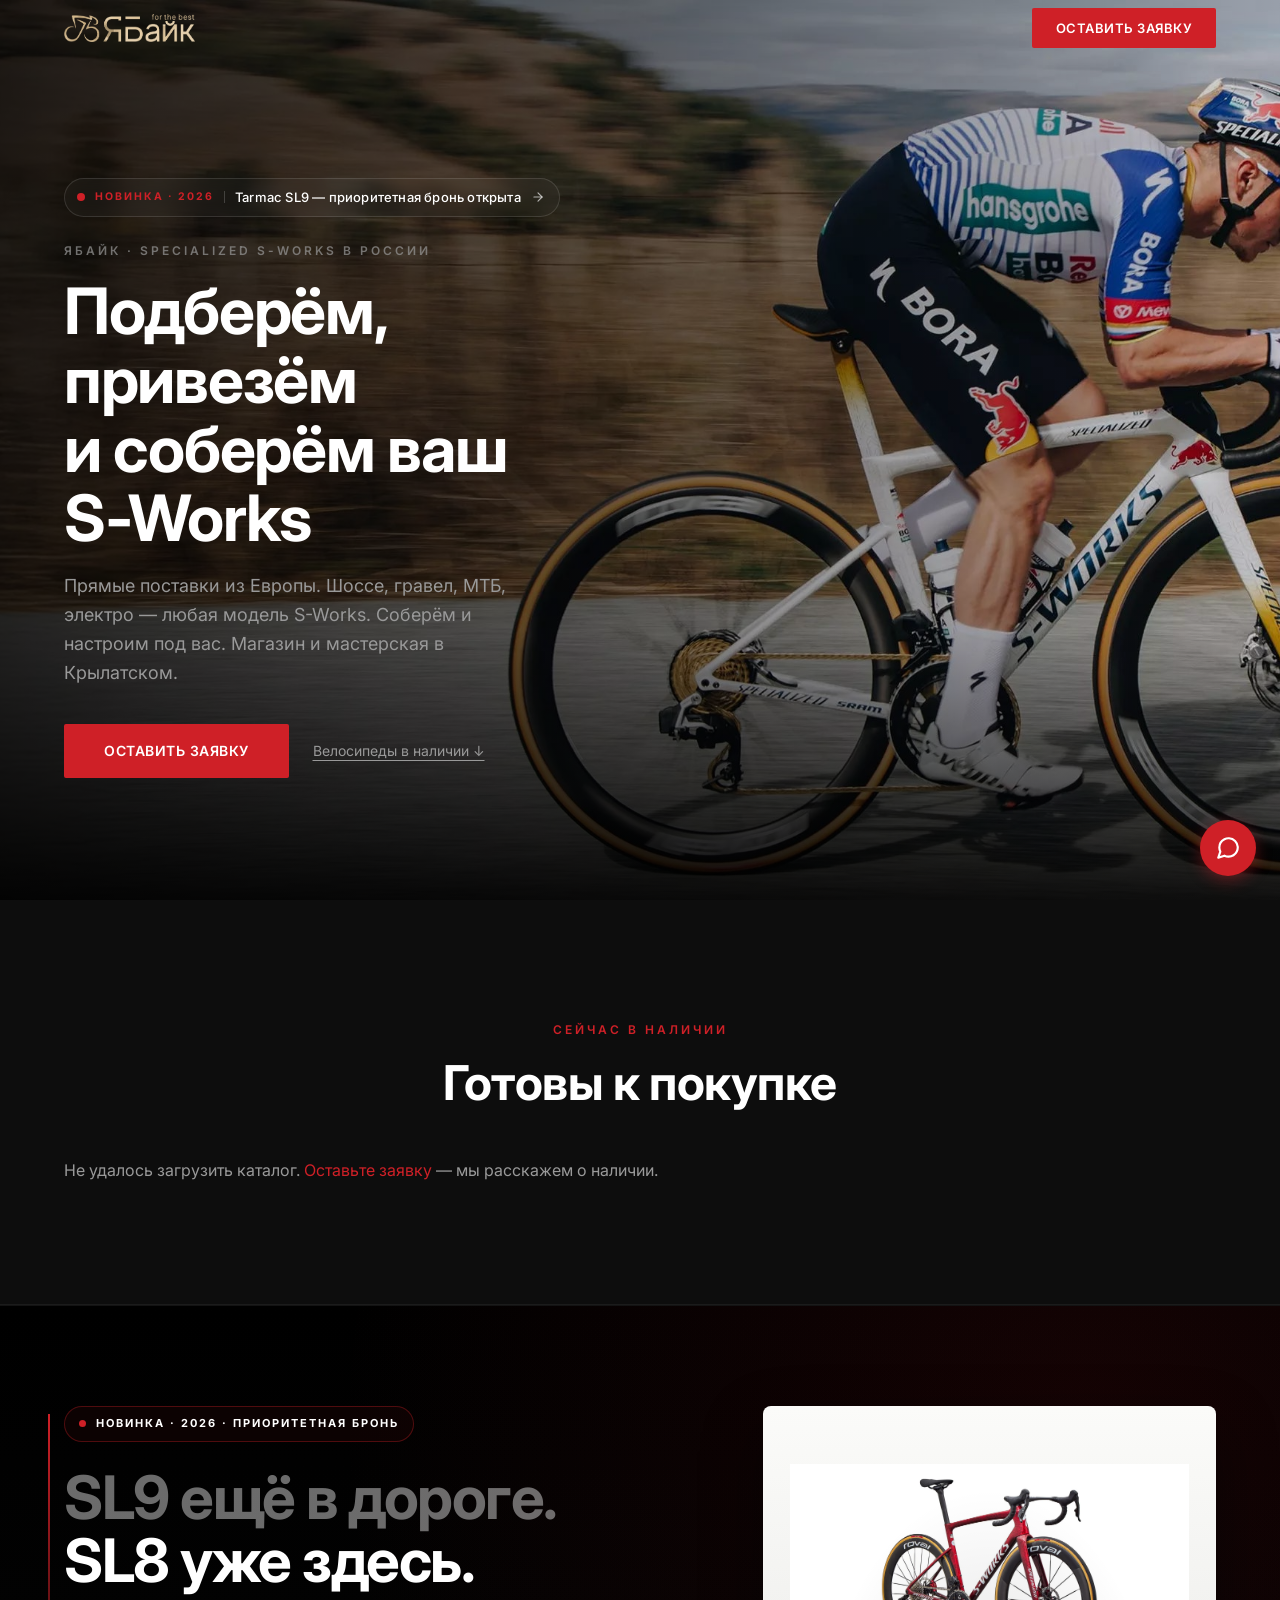
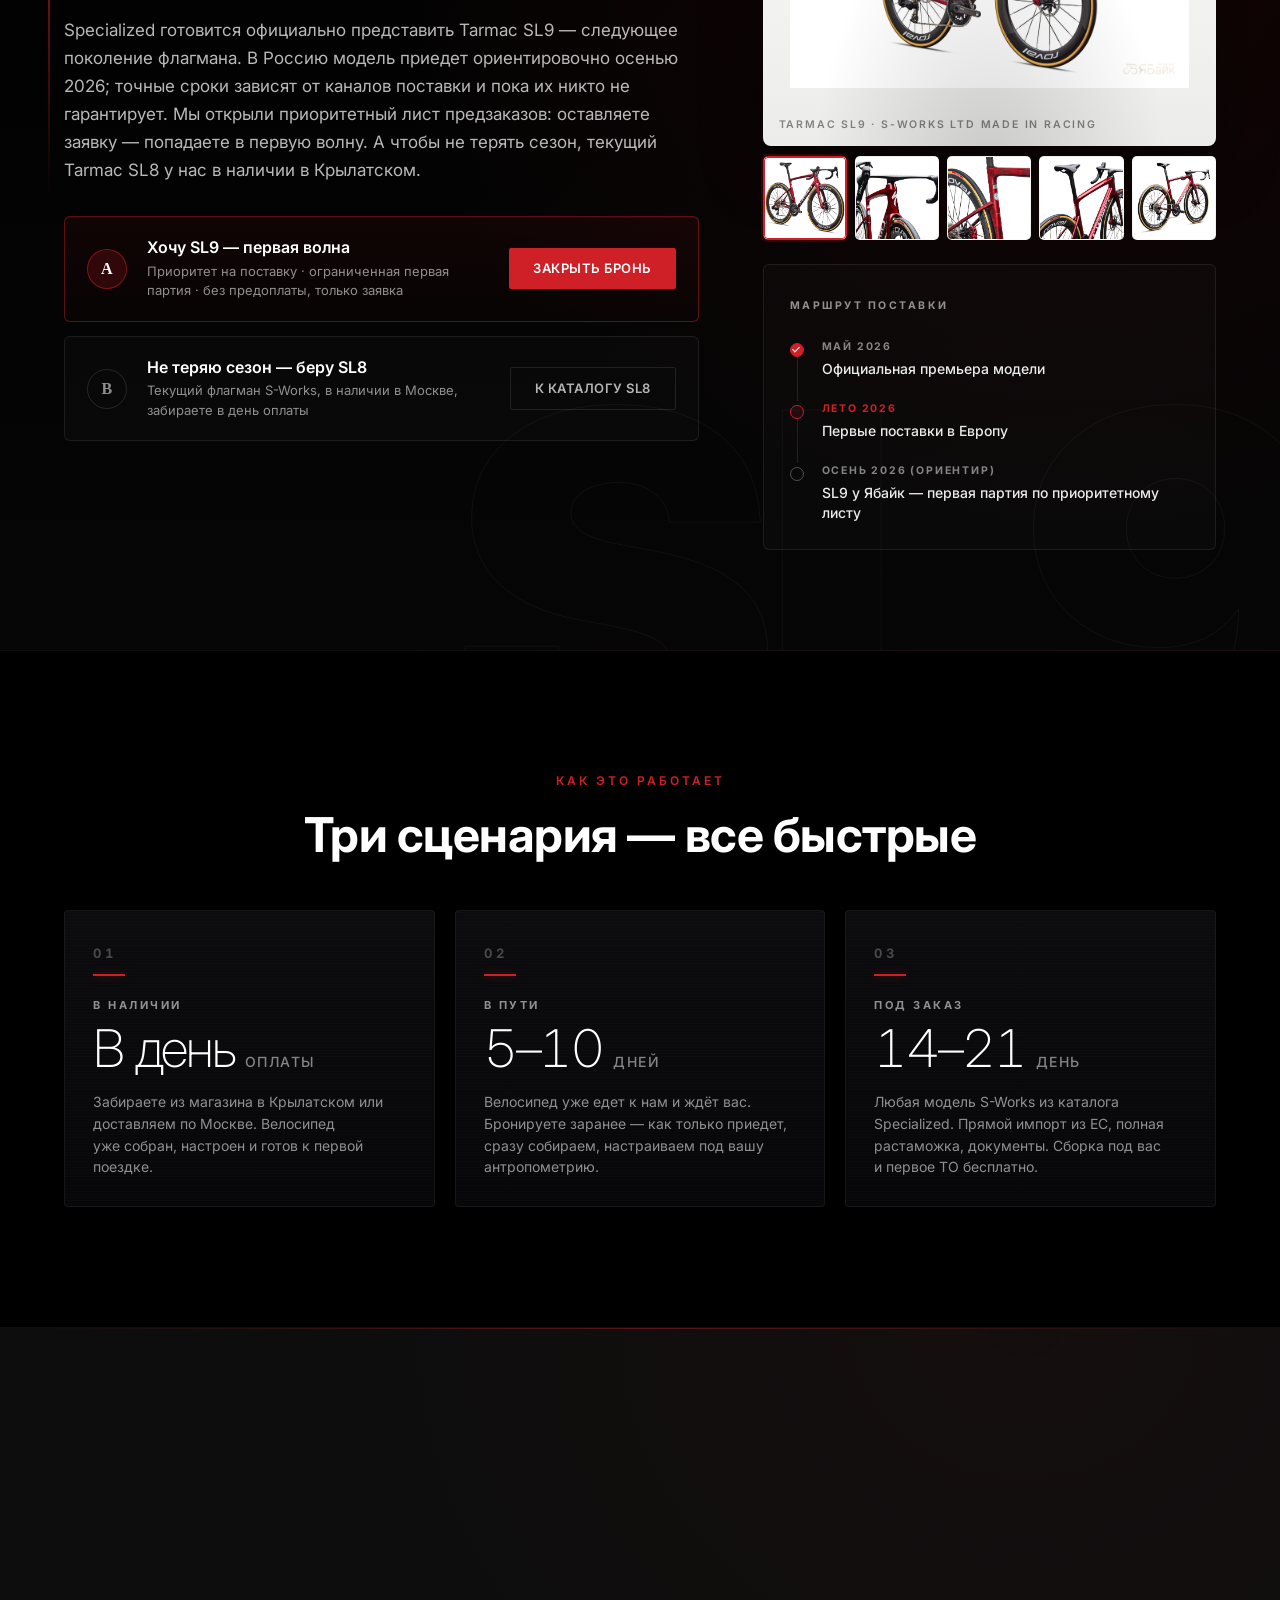
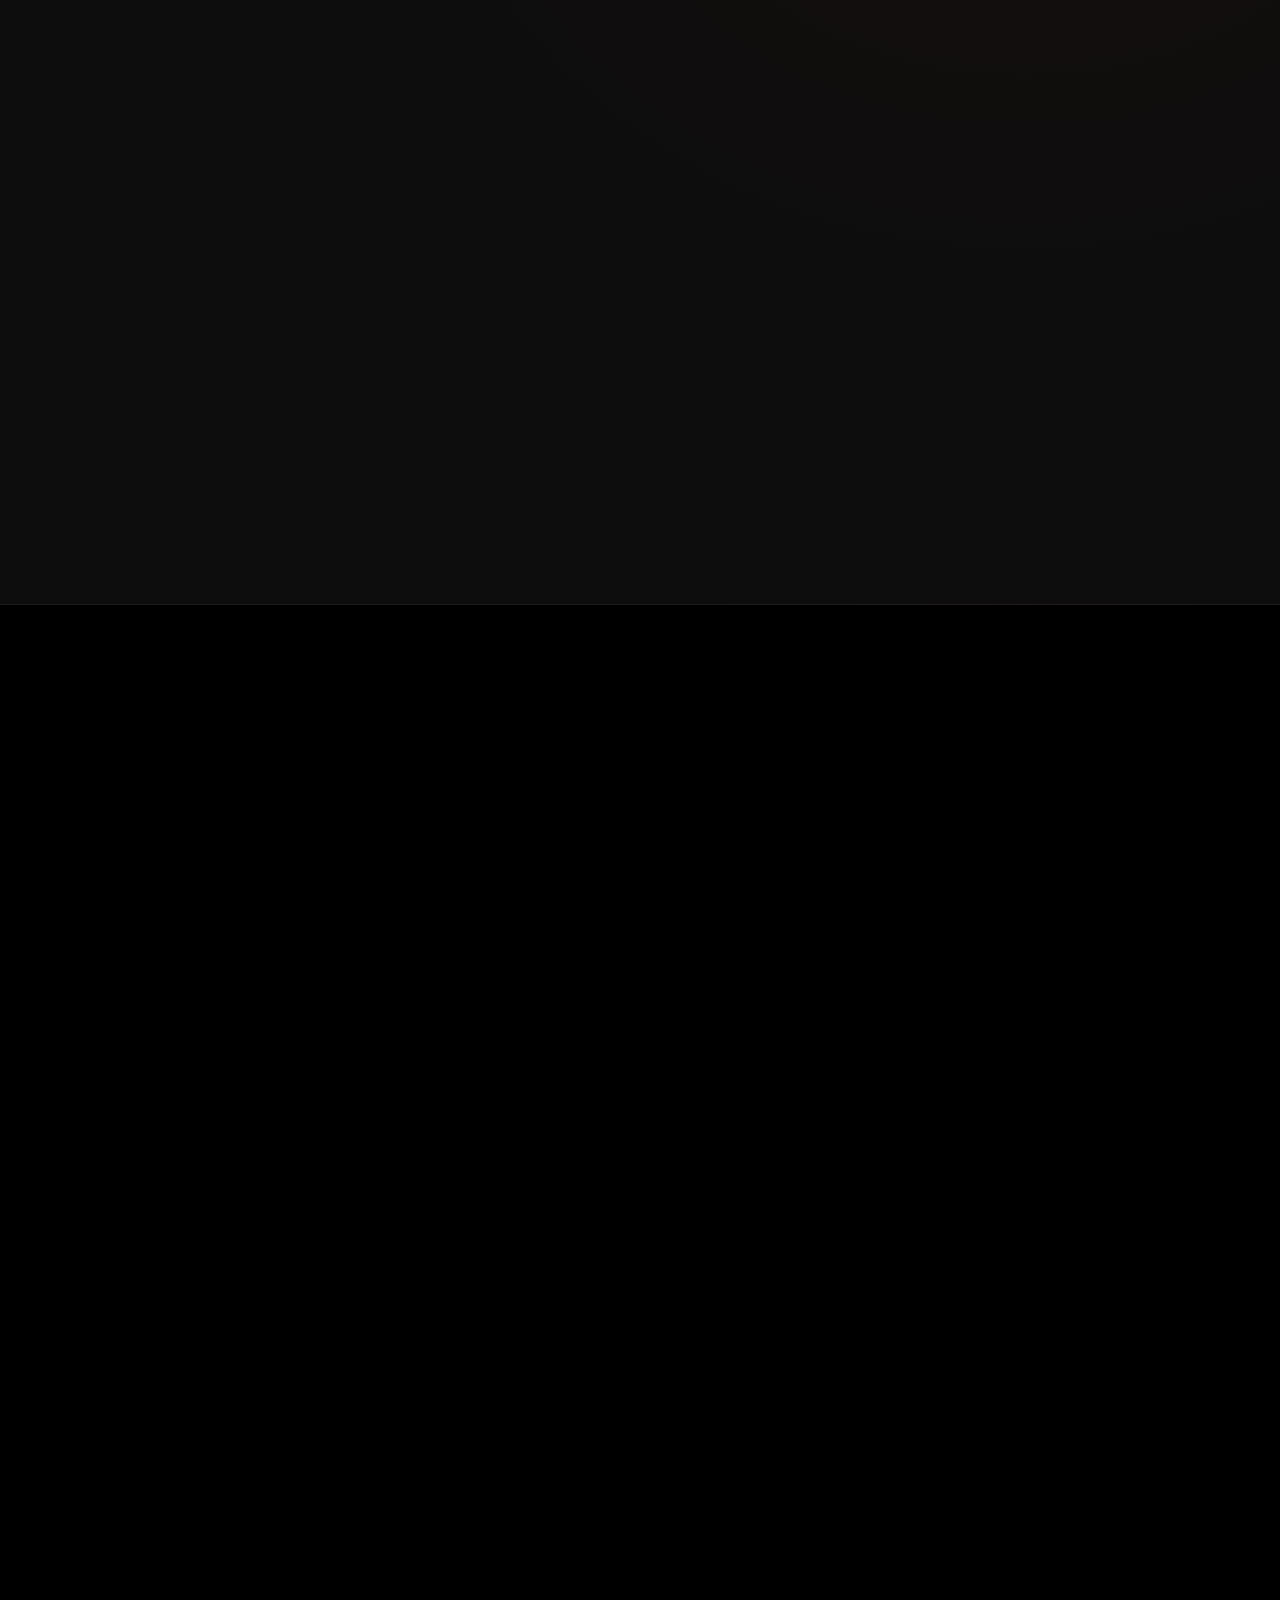
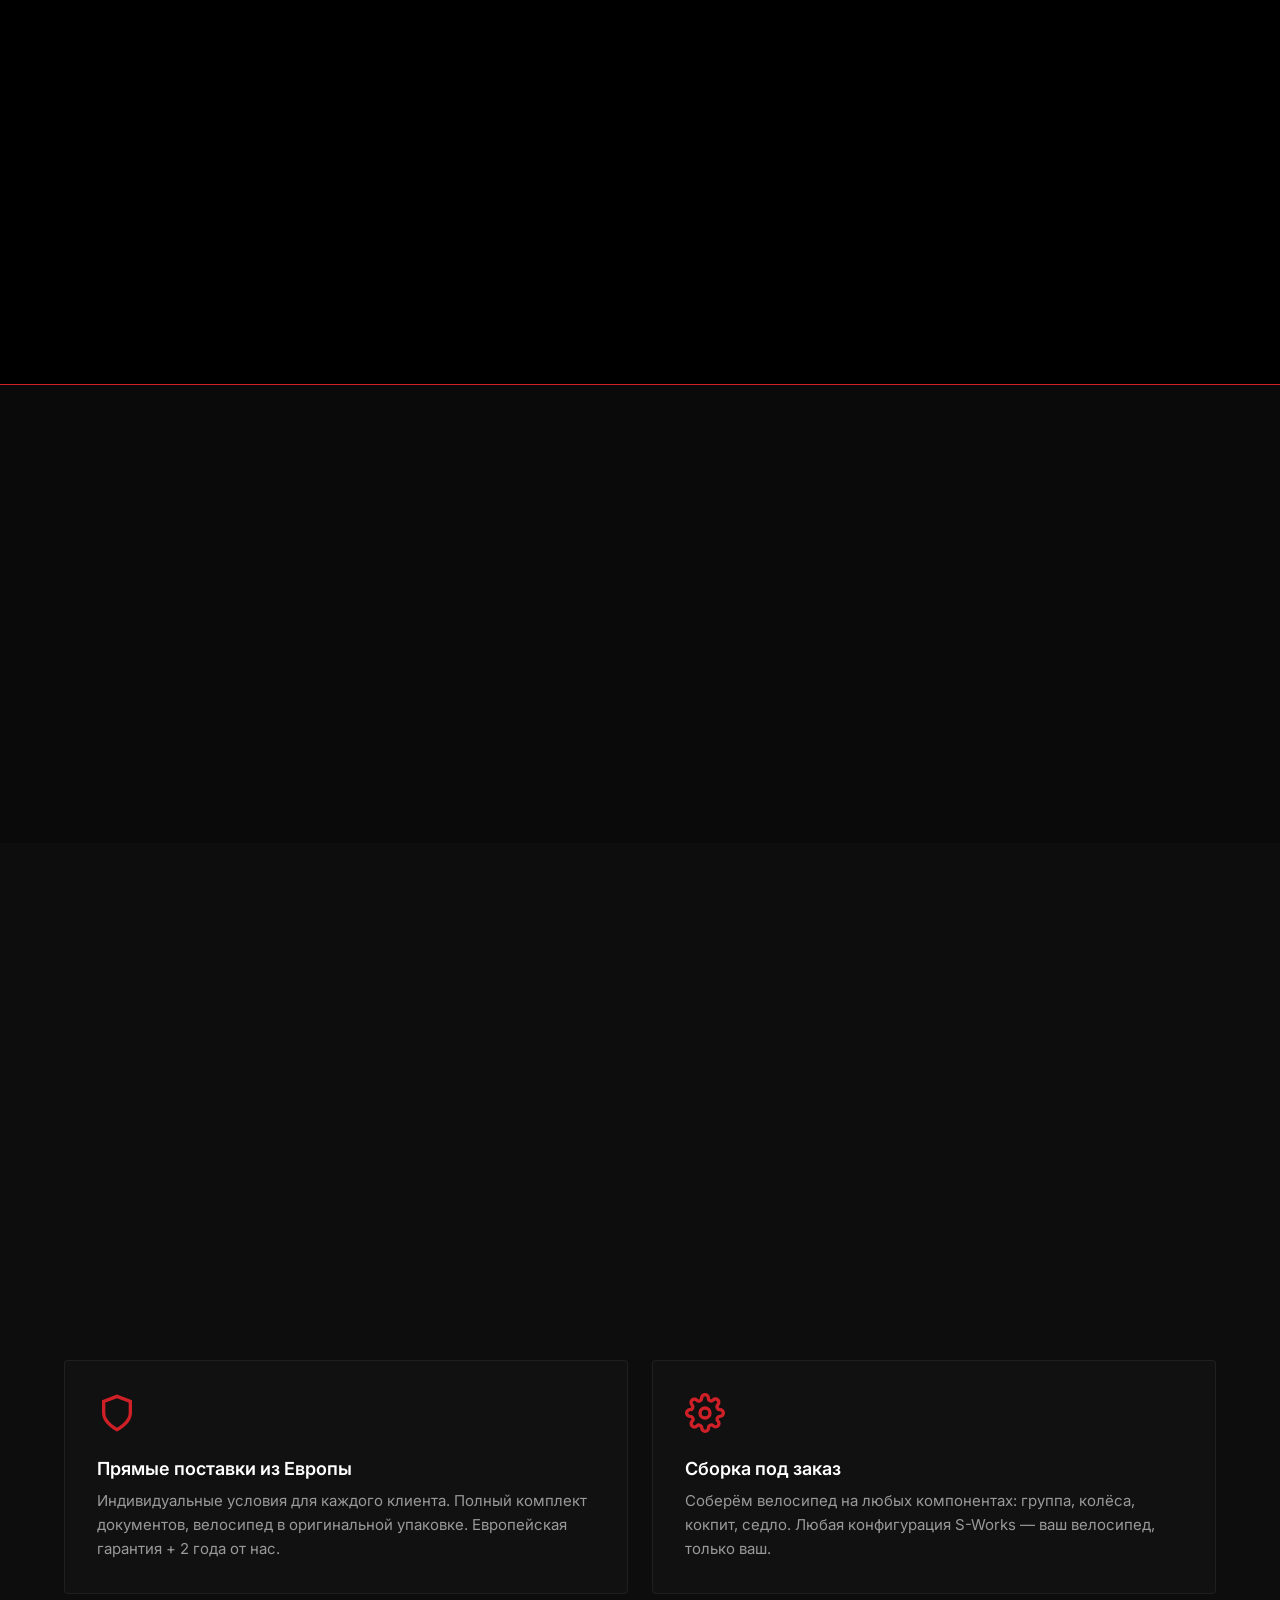
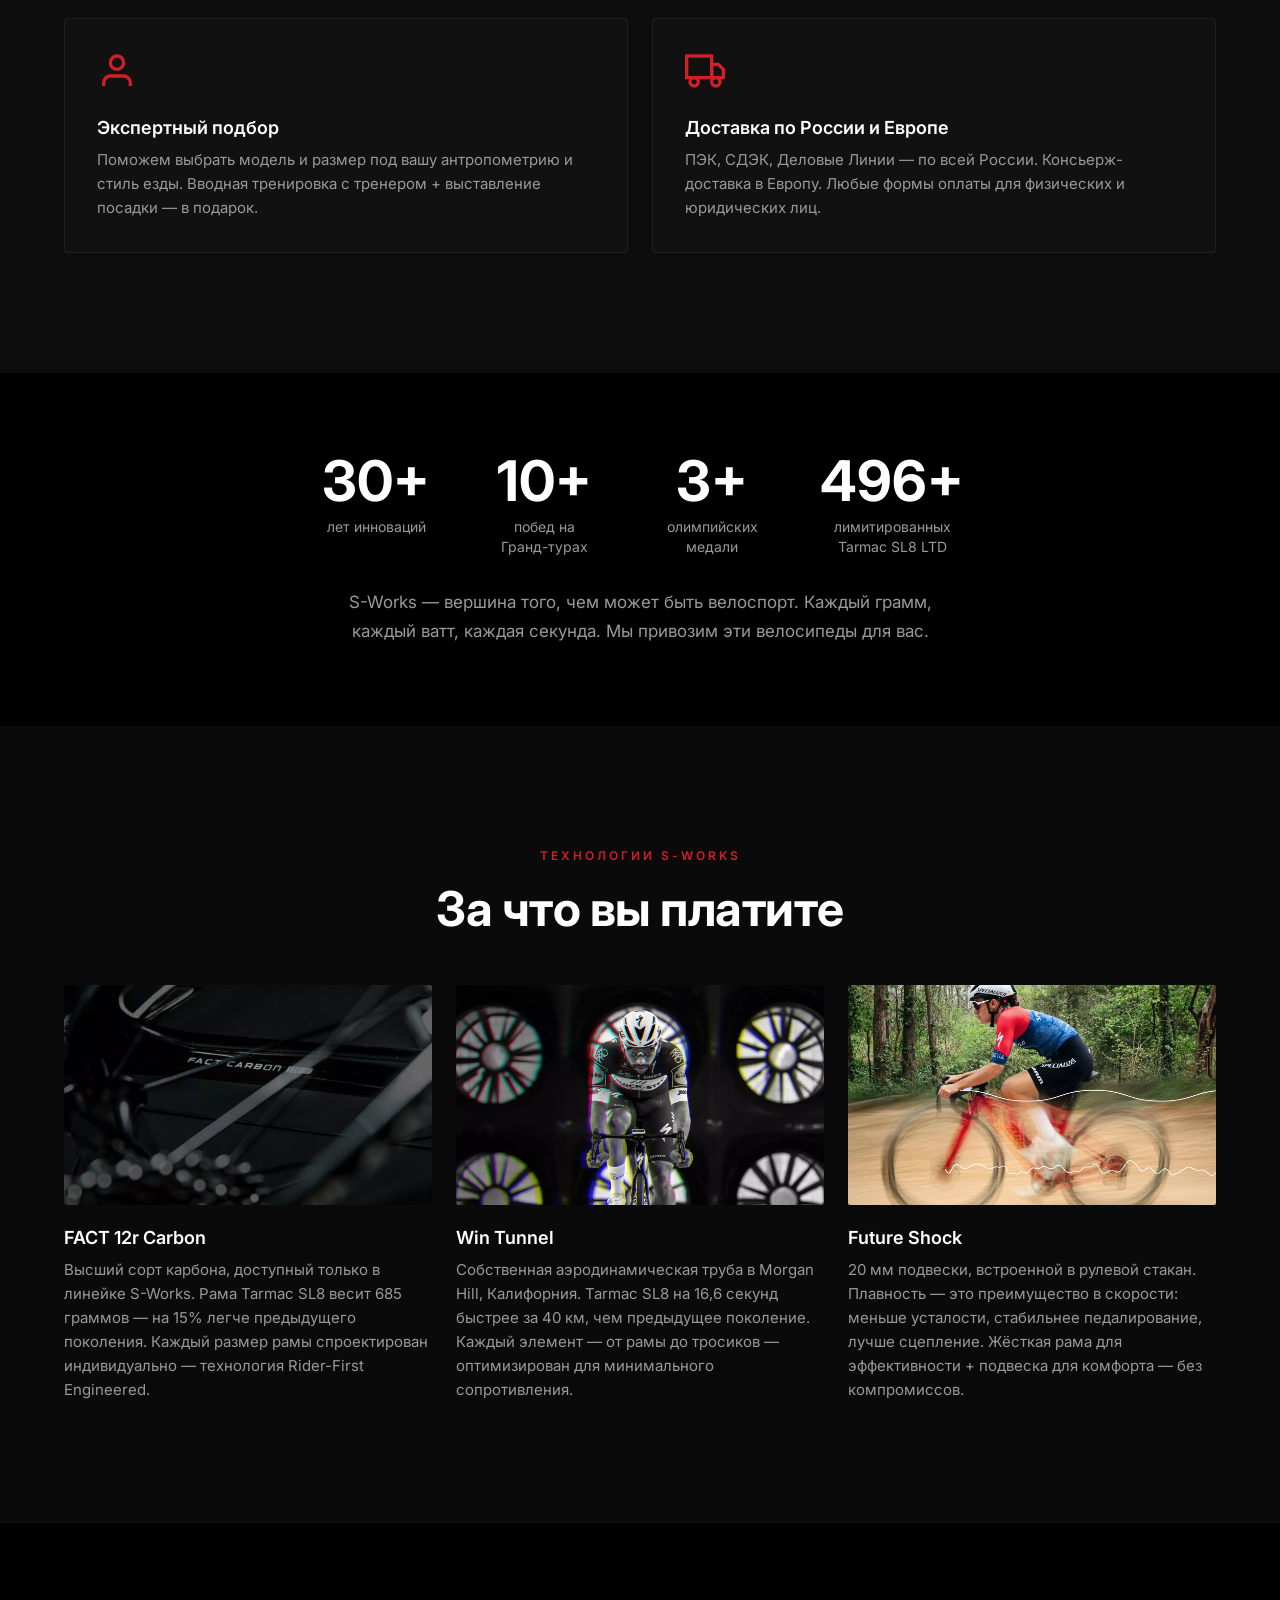
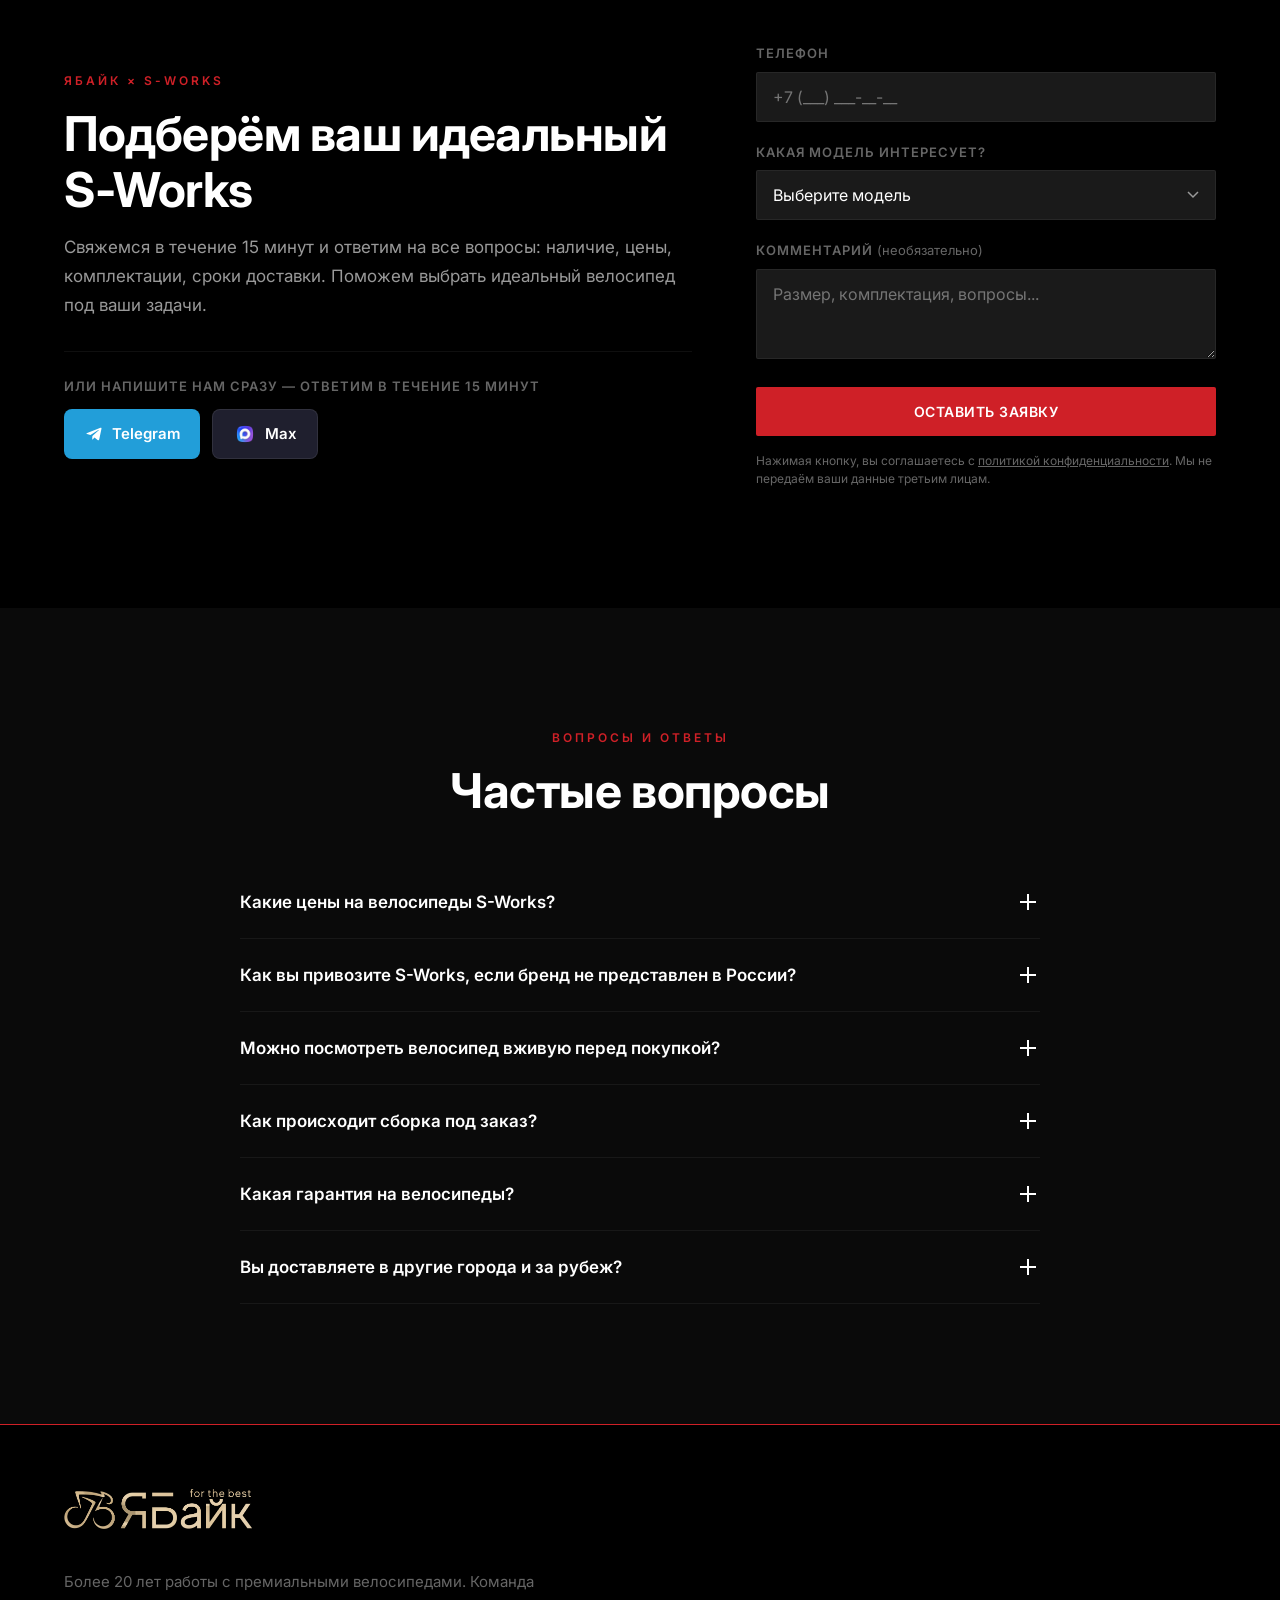
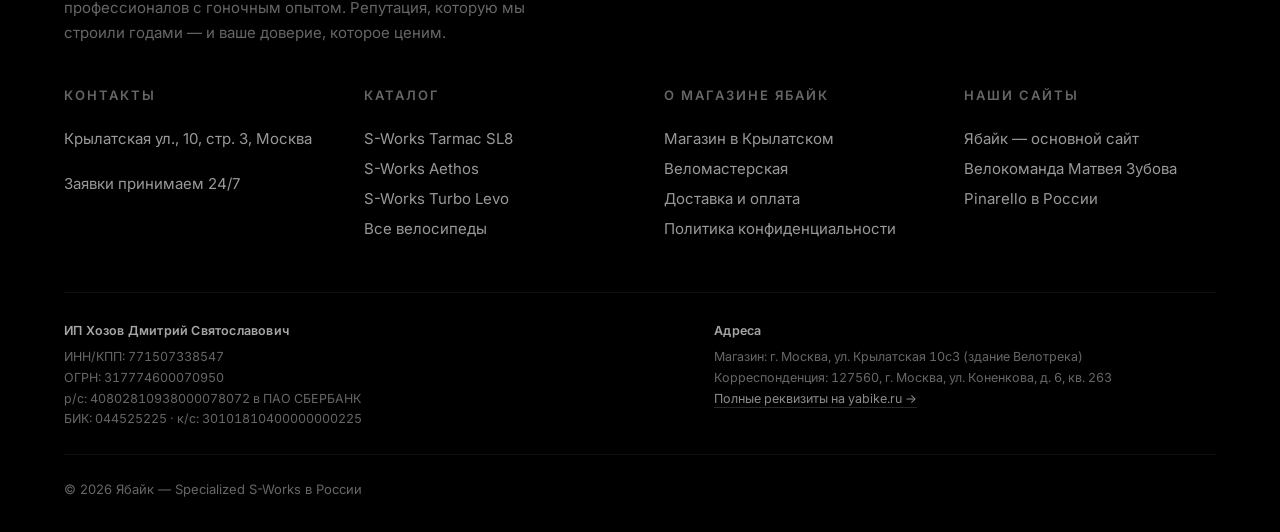
<file: index.html>
<!DOCTYPE html>
<html lang="ru">
<head>
  <meta charset="UTF-8">
  <link rel="canonical" href="https://specsworks.ru/">
  <meta name="yandex-verification" content="a8002c55b83342d4" />
  <meta name="viewport" content="width=device-width, initial-scale=1.0">
  <title>Specialized S-Works в России — Ябайк | Подберём, привезём, соберём</title>
  <meta name="description" content="Велосипеды Specialized S-Works в магазине Ябайк. Tarmac SL8, Aethos, Turbo Levo. Прямые поставки из Европы. Магазин в Крылатском. Сборка под заказ, сервис, гарантия.">
  <link rel="preconnect" href="https://fonts.googleapis.com">
  <link rel="preconnect" href="https://fonts.gstatic.com" crossorigin>
  <link href="https://fonts.googleapis.com/css2?family=Inter:wght@400;500;600;700&display=swap" rel="stylesheet">
  <link rel="icon" href="favicon.ico" type="image/x-icon">
  <link rel="icon" type="image/png" sizes="180x180" href="favicon-180.png">
  <link rel="apple-touch-icon" sizes="180x180" href="favicon-180.png">

  <link rel="stylesheet" href="styles.css">
  <link rel="preload" as="image" href="media/remco.webp">
  <!-- Yandex.Metrika counter -->
  <script type="text/javascript">
      (function(m,e,t,r,i,k,a){
          m[i]=m[i]||function(){(m[i].a=m[i].a||[]).push(arguments)};
          m[i].l=1*new Date();
          for (var j = 0; j < document.scripts.length; j++) {if (document.scripts[j].src === r) { return; }}
          k=e.createElement(t),a=e.getElementsByTagName(t)[0],k.async=1,k.src=r,a.parentNode.insertBefore(k,a)
      })(window, document,'script','https://mc.yandex.ru/metrika/tag.js?id=108467185', 'ym');

      ym(108467185, 'init', {ssr:true, webvisor:true, clickmap:true, ecommerce:"dataLayer", referrer: document.referrer, url: location.href, accurateTrackBounce:true, trackLinks:true});
  </script>
  <noscript><div><img src="https://mc.yandex.ru/watch/108467185" style="position:absolute; left:-9999px;" alt="" /></div></noscript>
  <!-- /Yandex.Metrika counter -->
</head>
<body>

<!-- ===== HEADER ===== -->
<header class="header" id="header">
  <div class="container">
    <a href="#" class="header__logo"><img src="я байк-2.png" alt="Ябайк" class="header__logo-img"></a>
    <div class="header__right">
      <a href="#form" class="btn btn--primary btn--small">Оставить заявку</a>
    </div>
  </div>
</header>

<!-- ===== HERO ===== -->
<section class="hero" id="hero">
  <div class="container">
    <div class="hero__content">
      <a href="#sl9" class="sl9-pill" aria-label="Подробнее о Tarmac SL9 и приоритетной брони">
        <span class="sl9-pill__dot" aria-hidden="true"></span>
        <span class="sl9-pill__eyebrow">Новинка · 2026</span>
        <span class="sl9-pill__divider" aria-hidden="true"></span>
        <span class="sl9-pill__label">Tarmac SL9 — приоритетная бронь открыта</span>
        <span class="sl9-pill__arrow" aria-hidden="true">
          <svg width="14" height="14" viewBox="0 0 24 24" fill="none" stroke="currentColor" stroke-width="2" stroke-linecap="round" stroke-linejoin="round"><line x1="5" y1="12" x2="19" y2="12"/><polyline points="12 5 19 12 12 19"/></svg>
        </span>
      </a>
      <span class="label label--muted">Ябайк · Specialized S-Works в России</span>
      <h1>Подберём, привезём<br>и соберём ваш <span style="white-space:nowrap">S-Works</span></h1>
      <p class="hero__subtitle">Прямые поставки из Европы. Шоссе, гравел, МТБ, электро — любая модель S-Works. Соберём и настроим под вас. Магазин и мастерская в Крылатском.</p>
      <a href="#stock" class="stock-panel stock-panel--loading" id="hero-stock-panel" aria-label="Перейти к каталогу">
        <div class="stock-panel__head">
          <span class="stock-panel__dot" aria-hidden="true"></span>
          <span class="stock-panel__head-text">Live<span class="stock-panel__head-sep">·</span>Сейчас в каталоге</span>
        </div>

        <div class="stock-panel__stats">
          <div class="stock-stat">
            <span class="stock-stat__label">в наличии</span>
            <span class="stock-stat__num" id="stat-available">—</span>
          </div>
          <div class="stock-stat">
            <span class="stock-stat__label">на&nbsp;таможне</span>
            <span class="stock-stat__num" id="stat-customs">—</span>
          </div>
          <div class="stock-stat">
            <span class="stock-stat__label">под заказ</span>
            <span class="stock-stat__num" id="stat-orderable">—</span>
          </div>
          <div class="stock-stat">
            <span class="stock-stat__label">в выдаче</span>
            <span class="stock-stat__num" id="stat-reserved">—</span>
          </div>
        </div>

        <div class="stock-panel__foot">
          <span class="stock-panel__price" id="stat-min-price"></span>
          <span class="stock-panel__cta">
            Смотреть каталог
            <svg width="14" height="14" viewBox="0 0 24 24" fill="none" stroke="currentColor" stroke-width="2" stroke-linecap="round" stroke-linejoin="round" aria-hidden="true"><line x1="5" y1="12" x2="19" y2="12"/><polyline points="12 5 19 12 12 19"/></svg>
          </span>
        </div>
      </a>
      <div class="hero__cta">
        <a href="#form" class="btn btn--primary">Оставить заявку</a>
        <a href="#stock" class="hero__scroll-link">Велосипеды в наличии ↓</a>
      </div>
    </div>
  </div>
</section>

<!-- ===== IN STOCK ===== -->
<section class="section stock" id="stock">
  <div class="container">
    <div class="text-center mb-48 fade-in">
      <span class="label">Сейчас в наличии</span>
      <h2>Готовы к покупке</h2>
      <p class="stock__hint" aria-hidden="true">
        <svg width="14" height="14" viewBox="0 0 24 24" fill="none" stroke="currentColor" stroke-width="2" stroke-linecap="round" stroke-linejoin="round"><polyline points="15 18 9 12 15 6"/></svg>
        <span>Листайте для просмотра всех</span>
        <svg width="14" height="14" viewBox="0 0 24 24" fill="none" stroke="currentColor" stroke-width="2" stroke-linecap="round" stroke-linejoin="round"><polyline points="9 18 15 12 9 6"/></svg>
      </p>
    </div>
    <div class="stock__grid fade-in" id="stock-grid">
      <!-- JS рендерит карточки -->
    </div>
    <div class="stock__loading" id="stock-loading">
      <p class="stock__loading-text">Загружаем каталог...</p>
      <div class="stock__skeletons">
        <div class="skeleton-card"><div class="skeleton-img"></div><div class="skeleton-line skeleton-line--short"></div><div class="skeleton-line skeleton-line--long"></div><div class="skeleton-line skeleton-line--medium"></div><div class="skeleton-line skeleton-line--btn"></div></div>
        <div class="skeleton-card"><div class="skeleton-img"></div><div class="skeleton-line skeleton-line--short"></div><div class="skeleton-line skeleton-line--long"></div><div class="skeleton-line skeleton-line--medium"></div><div class="skeleton-line skeleton-line--btn"></div></div>
        <div class="skeleton-card"><div class="skeleton-img"></div><div class="skeleton-line skeleton-line--short"></div><div class="skeleton-line skeleton-line--long"></div><div class="skeleton-line skeleton-line--medium"></div><div class="skeleton-line skeleton-line--btn"></div></div>
      </div>
    </div>
  </div>
</section>

<!-- ===== SL9 BRIDGE ===== -->
<section class="sl9-bridge" id="sl9">
  <span class="sl9-bridge__monogram" aria-hidden="true">SL9</span>
  <div class="container">
    <div class="sl9-bridge__grid">

      <div class="sl9-bridge__left fade-in">
        <span class="sl9-bridge__badge">
          <span class="sl9-bridge__badge-dot" aria-hidden="true"></span>
          Новинка · 2026 · Приоритетная бронь
        </span>
        <h2 class="sl9-bridge__headline">
          <span class="sl9-bridge__line-1">SL9 ещё в дороге.</span>
          <span class="sl9-bridge__line-2">SL8 уже здесь.</span>
        </h2>
        <p class="sl9-bridge__lead">
          Specialized готовится официально представить Tarmac SL9 — следующее поколение флагмана. В Россию модель приедет ориентировочно осенью 2026; точные сроки зависят от каналов поставки и пока их никто не гарантирует. Мы открыли приоритетный лист предзаказов: оставляете заявку — попадаете в первую волну. А чтобы не терять сезон, текущий Tarmac SL8 у нас в наличии в Крылатском.
        </p>

        <div class="sl9-bridge__paths">
          <article class="sl9-path sl9-path--primary">
            <div class="sl9-path__index">A</div>
            <div class="sl9-path__body">
              <h3 class="sl9-path__title">Хочу SL9 — первая волна</h3>
              <p class="sl9-path__sub">Приоритет на поставку · ограниченная первая партия · без предоплаты, только заявка</p>
            </div>
            <a href="#form" class="btn btn--primary btn--small sl9-path__btn" data-prefill-model="tarmac-sl9">
              Закрыть бронь
            </a>
          </article>

          <article class="sl9-path">
            <div class="sl9-path__index">B</div>
            <div class="sl9-path__body">
              <h3 class="sl9-path__title">Не теряю сезон — беру SL8</h3>
              <p class="sl9-path__sub">Текущий флагман S-Works, в наличии в Москве, забираете в день оплаты</p>
            </div>
            <a href="#stock" class="btn btn--ghost btn--small sl9-path__btn">К каталогу SL8</a>
          </article>
        </div>
      </div>

      <div class="sl9-bridge__right fade-in">

        <div class="sl9-gallery">
          <figure class="sl9-gallery__main">
            <img id="sl9-main-img" class="sl9-gallery__main-img" src="sl9/sl9-hero.webp" alt="Specialized S-Works Tarmac SL9 — главное фото">
            <figcaption class="sl9-gallery__caption">Tarmac SL9 · S-Works LTD Made&nbsp;in&nbsp;Racing</figcaption>
          </figure>

          <div class="sl9-gallery__thumbs" role="tablist" aria-label="Галерея фотографий Tarmac SL9">
            <button type="button" class="sl9-thumb is-active" data-src="sl9/sl9-hero.webp" data-alt="Главное фото Tarmac SL9" aria-label="Главное фото">
              <img src="sl9/sl9-hero.webp" alt="" loading="lazy">
            </button>
            <button type="button" class="sl9-thumb" data-src="sl9/sl9-front.webp" data-alt="Tarmac SL9 — вид спереди" aria-label="Вид спереди">
              <img src="sl9/sl9-front.webp" alt="" loading="lazy">
            </button>
            <button type="button" class="sl9-thumb" data-src="sl9/sl9-cockpit.webp" data-alt="Tarmac SL9 — кокпит и руль" aria-label="Кокпит и руль">
              <img src="sl9/sl9-cockpit.webp" alt="" loading="lazy">
            </button>
            <button type="button" class="sl9-thumb" data-src="sl9/sl9-rear.webp" data-alt="Tarmac SL9 — заднее колесо и текстура рамы" aria-label="Заднее колесо">
              <img src="sl9/sl9-rear.webp" alt="" loading="lazy">
            </button>
            <button type="button" class="sl9-thumb" data-src="sl9/sl9-side.webp" data-alt="Tarmac SL9 — вид сбоку" aria-label="Вид сбоку">
              <img src="sl9/sl9-side.webp" alt="" loading="lazy">
            </button>
          </div>
        </div>

        <div class="sl9-bridge__panel">
          <div class="sl9-bridge__panel-head">
            <span class="sl9-bridge__panel-eyebrow">Маршрут поставки</span>
          </div>

          <ol class="sl9-timeline">
            <li class="sl9-timeline__item sl9-timeline__item--done">
              <span class="sl9-timeline__bullet" aria-hidden="true"></span>
              <div class="sl9-timeline__content">
                <span class="sl9-timeline__date">Май 2026</span>
                <span class="sl9-timeline__title">Официальная премьера модели</span>
              </div>
            </li>
            <li class="sl9-timeline__item sl9-timeline__item--active">
              <span class="sl9-timeline__bullet" aria-hidden="true"></span>
              <div class="sl9-timeline__content">
                <span class="sl9-timeline__date">Лето 2026</span>
                <span class="sl9-timeline__title">Первые поставки в Европу</span>
              </div>
            </li>
            <li class="sl9-timeline__item">
              <span class="sl9-timeline__bullet" aria-hidden="true"></span>
              <div class="sl9-timeline__content">
                <span class="sl9-timeline__date">Осень 2026 (ориентир)</span>
                <span class="sl9-timeline__title">SL9 у Ябайк — первая партия по приоритетному листу</span>
              </div>
            </li>
          </ol>
        </div>

      </div>

    </div>
  </div>
</section>

<!-- ===== HOW IT WORKS ===== -->
<section class="section how-it-works" id="how-it-works">
  <div class="container">
    <div class="text-center mb-48 fade-in">
      <span class="label">Как это работает</span>
      <h2>Три сценария — все&nbsp;быстрые</h2>
    </div>

    <div class="how-grid fade-in">

      <div class="how-card">
        <span class="how-card__num">01</span>
        <span class="how-card__bar" aria-hidden="true"></span>
        <h3 class="how-card__title">В наличии</h3>
        <div class="how-card__time">
          <span class="how-card__time-num">В день</span>
          <span class="how-card__time-unit">оплаты</span>
        </div>
        <p class="how-card__desc">Забираете из магазина в&nbsp;Крылатском или доставляем по&nbsp;Москве. Велосипед уже&nbsp;собран, настроен и&nbsp;готов к&nbsp;первой поездке.</p>
      </div>

      <div class="how-card">
        <span class="how-card__num">02</span>
        <span class="how-card__bar" aria-hidden="true"></span>
        <h3 class="how-card__title">В пути</h3>
        <div class="how-card__time">
          <span class="how-card__time-num">5–10</span>
          <span class="how-card__time-unit">дней</span>
        </div>
        <p class="how-card__desc">Велосипед уже едет к&nbsp;нам и&nbsp;ждёт вас. Бронируете заранее&nbsp;— как&nbsp;только приедет, сразу собираем, настраиваем под&nbsp;вашу антропометрию.</p>
      </div>

      <div class="how-card">
        <span class="how-card__num">03</span>
        <span class="how-card__bar" aria-hidden="true"></span>
        <h3 class="how-card__title">Под заказ</h3>
        <div class="how-card__time">
          <span class="how-card__time-num">14–21</span>
          <span class="how-card__time-unit">день</span>
        </div>
        <p class="how-card__desc">Любая модель S-Works из&nbsp;каталога Specialized. Прямой импорт из&nbsp;ЕС, полная растаможка, документы. Сборка под&nbsp;вас и&nbsp;первое ТО&nbsp;бесплатно.</p>
      </div>

    </div>
  </div>
</section>

<!-- ===== TRUST / SAFE PURCHASE ===== -->
<section class="section trust" id="trust">
  <div class="container">
    <div class="trust__head fade-in">
      <span class="label">Безопасная покупка</span>
      <h2>Когда выбираете <em class="trust__em">не&nbsp;себе</em></h2>
      <p class="trust__lead">Половина наших клиентов — помощники, ассистенты и&nbsp;корпоративные закупщики. Знаем, как важно привезти то, за&nbsp;что не&nbsp;стыдно перед боссом. Поэтому работаем так, чтобы вы&nbsp;были спокойны на&nbsp;каждом этапе.</p>
    </div>

    <div class="trust__grid fade-in">

      <article class="trust-card">
        <span class="trust-card__num">01</span>
        <span class="trust-card__bar" aria-hidden="true"></span>
        <h3 class="trust-card__title">Любая форма оплаты</h3>
        <p class="trust-card__desc">Безнал, ИП, ООО, физлицу, наличные. Принимаем оплату с&nbsp;любых счетов и&nbsp;карт — российских и&nbsp;зарубежных.</p>
      </article>

      <article class="trust-card">
        <span class="trust-card__num">02</span>
        <span class="trust-card__bar" aria-hidden="true"></span>
        <h3 class="trust-card__title">Полный пакет документов</h3>
        <p class="trust-card__desc">Договор, счёт-фактура, акт, чек&nbsp;ОФД. Всё для бухгалтерии, налогового учёта и&nbsp;возврата НДС.</p>
      </article>

      <article class="trust-card">
        <span class="trust-card__num">03</span>
        <span class="trust-card__bar" aria-hidden="true"></span>
        <h3 class="trust-card__title">Партнёрская программа</h3>
        <p class="trust-card__desc">Тренерам, ассистентам, веломагазинам — вознаграждение от&nbsp;сделки. Прозрачно, по&nbsp;договору, в&nbsp;день&nbsp;оплаты.</p>
      </article>

      <article class="trust-card">
        <span class="trust-card__num">04</span>
        <span class="trust-card__bar" aria-hidden="true"></span>
        <h3 class="trust-card__title">Гарантия и&nbsp;сервис</h3>
        <p class="trust-card__desc">Европейская гарантия производителя + 2&nbsp;года от&nbsp;Ябайк. Первое ТО&nbsp;бесплатно, своя веломастерская в&nbsp;Крылатском.</p>
      </article>

      <article class="trust-card">
        <span class="trust-card__num">05</span>
        <span class="trust-card__bar" aria-hidden="true"></span>
        <h3 class="trust-card__title">Личный менеджер</h3>
        <p class="trust-card__desc">Один человек ведёт сделку: подбор, импорт, сборка, доставка, первое&nbsp;ТО. Никакой передачи «другому отделу».</p>
      </article>

      <article class="trust-card">
        <span class="trust-card__num">06</span>
        <span class="trust-card__bar" aria-hidden="true"></span>
        <h3 class="trust-card__title">Конфиденциальность</h3>
        <p class="trust-card__desc">Не публикуем продажи в&nbsp;соцсетях. NDA по&nbsp;запросу. Доставляем в&nbsp;любой регион без&nbsp;огласки.</p>
      </article>

    </div>
  </div>
</section>

<!-- ===== MODELS ===== -->
<section class="section models" id="models">
  <div class="container">
    <div class="text-center mb-48 fade-in">
      <span class="label">Модельный ряд</span>
      <h2>Выберите свой S-Works</h2>
    </div>

    <div class="models__grid fade-in">

      <!-- TARMAC SL8 -->
      <div class="model-card">
        <img class="model-card__image" src="media/Верные/94926-01_TARMAC-SL8-SW-DI2-PRMFJDMET-METWHT_HERO_DARK-PDP.webp" alt="S-Works Tarmac SL8 — гоночный флагман" loading="lazy">
        <span class="model-card__subtitle">Гоночный флагман</span>
        <h3>TARMAC SL8</h3>
        <p class="model-card__desc">Рама FACT 12r весом 685 граммов, разработана в аэротрубе Win Tunnel. Тот самый велосипед Ремко Эвенепула и команды Red Bull BORA-hansgrohe. Комплектации с Shimano Dura-Ace Di2 и SRAM Red eTap AXS.</p>
        <a href="#form" class="btn btn--outline btn--small btn--full">Оставить заявку</a>
      </div>

      <!-- AETHOS -->
      <div class="model-card">
        <img class="model-card__image" src="media/Верные/97226-02_AETHOS-SW-AXS-CARB-DLMMET_HERO_DARK-PDP.webp" alt="S-Works Aethos — ультралёгкий" loading="lazy">
        <span class="model-card__subtitle">Ультралёгкий</span>
        <h3>AETHOS</h3>
        <p class="model-card__desc">Легче минимума UCI. Чистый карбон FACT 12r без компромиссов в пользу аэродинамики — только вес и отклик. Для тех, кто считает каждый грамм и ценит чистоту ощущений от езды.</p>
        <a href="#form" class="btn btn--outline btn--small btn--full">Оставить заявку</a>
      </div>

      <!-- TURBO LEVO -->
      <div class="model-card">
        <img class="model-card__image" src="media/Верные/95226-06_LEVO-SW-CARBON-G4-LRLGRNMET-BNTGLDMET-CHRM_HERO_DARK-PDP.webp" alt="S-Works Turbo Levo — электро-МТБ флагман" loading="lazy">
        <span class="model-card__subtitle">Электро-МТБ флагман</span>
        <h3>TURBO LEVO</h3>
        <p class="model-card__desc">Флагман электро-МТБ. Мотор Specialized 2.2, карбоновая рама FACT 11m, до 5 часов батареи. Трейлы без ограничений — максимум возможностей на любом рельефе.</p>
        <a href="#form" class="btn btn--outline btn--small btn--full">Оставить заявку</a>
      </div>

    </div>

    <div class="text-center mb-24 fade-in" style="margin-top:48px">
      <span class="label">Также в каталоге</span>
    </div>

    <div class="models__also-grid fade-in">
      <a href="#form" class="mini-card">
        <img class="mini-card__image" src="media/Верные/91426-00_CRUX-SW-FJDMET-DLMMET_HERO-PDP_DARK.webp" alt="S-Works Crux" loading="lazy">
        <div class="mini-card__info">
          <h4>CRUX</h4>
          <span>Гравел</span>
        </div>
      </a>
      <a href="#form" class="mini-card">
        <img class="mini-card__image" src="media/Верные/93126-01_EPIC-WC-SW-METPNGRN-OIS-LQDMET_HERO_DARK-PDP.webp" alt="S-Works Epic World Cup" loading="lazy">
        <div class="mini-card__info">
          <h4>EPIC WORLD CUP</h4>
          <span>Кросс-кантри</span>
        </div>
      </a>
      <a href="#form" class="mini-card">
        <img class="mini-card__image" src="media/Верные/94426-01_ROUBAIX-SW-AXS-FJDMET-CARB_HERO-PDP_DARK.webp" alt="S-Works Roubaix SL8" loading="lazy">
        <div class="mini-card__info">
          <h4>ROUBAIX SL8</h4>
          <span>Шоссе / эндуранс</span>
        </div>
      </a>
      <a href="#form" class="mini-card">
        <img class="mini-card__image" src="media/Верные/98126-00_CREO-SL-SW-CARBON-BDXMET-GLDPRL-SILDST_HERO-PDP_DARK.webp" alt="S-Works Turbo Creo SL" loading="lazy">
        <div class="mini-card__info">
          <h4>TURBO CREO SL</h4>
          <span>Электро-шоссе</span>
        </div>
      </a>
    </div>

    <div class="models__more fade-in">
      А также: Shiv, Diverge STR, Epic 8 EVO, Turbo Kenevo SL и другие модели S-Works — спросите у наших экспертов
    </div>
  </div>
</section>

<!-- ===== CTA MID + BONUSES ===== -->
<section class="cta-mid" id="cta-mid">
  <div class="container fade-in">
    <h3 class="mb-24">Поможем выбрать и собрать ваш S-Works</h3>

    <div class="cta-mid__bonuses">
      <div class="bonus-badge">
        <div class="bonus-badge__title">
          <svg class="bonus-badge__icon" viewBox="0 0 24 24" fill="none" stroke="currentColor" stroke-width="2"><circle cx="12" cy="12" r="3"/><path d="M19.4 15a1.65 1.65 0 0 0 .33 1.82l.06.06a2 2 0 0 1-2.83 2.83l-.06-.06a1.65 1.65 0 0 0-1.82-.33 1.65 1.65 0 0 0-1 1.51V21a2 2 0 0 1-4 0v-.09A1.65 1.65 0 0 0 9 19.4a1.65 1.65 0 0 0-1.82.33l-.06.06a2 2 0 0 1-2.83-2.83l.06-.06A1.65 1.65 0 0 0 4.68 15a1.65 1.65 0 0 0-1.51-1H3a2 2 0 0 1 0-4h.09A1.65 1.65 0 0 0 4.6 9a1.65 1.65 0 0 0-.33-1.82l-.06-.06a2 2 0 0 1 2.83-2.83l.06.06A1.65 1.65 0 0 0 9 4.68a1.65 1.65 0 0 0 1-1.51V3a2 2 0 0 1 4 0v.09a1.65 1.65 0 0 0 1 1.51 1.65 1.65 0 0 0 1.82-.33l.06-.06a2 2 0 0 1 2.83 2.83l-.06.06A1.65 1.65 0 0 0 19.4 9a1.65 1.65 0 0 0 1.51 1H21a2 2 0 0 1 0 4h-.09a1.65 1.65 0 0 0-1.51 1z"/></svg>
          Сборка и конфигурация под заказ
        </div>
        <p>Соберём велосипед на любых компонентах. Группа, колёса, кокпит, седло — всё по вашему выбору. Любая конфигурация S-Works.</p>
      </div>
      <div class="bonus-badge">
        <div class="bonus-badge__title">
          <svg class="bonus-badge__icon" viewBox="0 0 24 24" fill="none" stroke="currentColor" stroke-width="2"><path d="M14.7 6.3a1 1 0 0 0 0 1.4l1.6 1.6a1 1 0 0 0 1.4 0l3.77-3.77a6 6 0 0 1-7.94 7.94l-6.91 6.91a2.12 2.12 0 0 1-3-3l6.91-6.91a6 6 0 0 1 7.94-7.94l-3.76 3.76z"/></svg>
          Первое ТО — бесплатно
        </div>
        <p>После покупки проведём полное техническое обслуживание в нашей мастерской. Оригинальные запчасти, профессиональные механики.</p>
      </div>
      <div class="bonus-badge">
        <div class="bonus-badge__title">
          <svg class="bonus-badge__icon" viewBox="0 0 24 24" fill="none" stroke="currentColor" stroke-width="2"><path d="M20 21v-2a4 4 0 0 0-4-4H8a4 4 0 0 0-4 4v2"/><circle cx="12" cy="7" r="4"/></svg>
          Тренировка с тренером — в подарок
        </div>
        <p>Техника владения велосипедом и профессиональная настройка посадки с квалифицированным тренером.</p>
      </div>
    </div>

    <a href="#form" class="btn btn--primary">Оставить заявку</a>
  </div>
</section>

<!-- ===== ADVANTAGES ===== -->
<section class="section advantages" id="advantages">
  <div class="container">
    <div class="text-center mb-48 fade-in">
      <span class="label">Почему Ябайк</span>
      <h2>Больше, чем магазин</h2>
    </div>

    <div class="advantages__grid">

      <div class="advantage fade-in">
        <svg class="advantage__icon" viewBox="0 0 24 24" fill="none" stroke="currentColor" stroke-width="2"><path d="M21 10c0 7-9 13-9 13s-9-6-9-13a9 9 0 0 1 18 0z"/><circle cx="12" cy="10" r="3"/></svg>
        <h4>Магазин в Крылатском</h4>
        <p>Знаковое место для велосипедистов Москвы. Приезжайте — покажем каталог, проконсультируем, поможем определиться с моделью и размером.</p>
      </div>

      <div class="advantage fade-in">
        <svg class="advantage__icon" viewBox="0 0 24 24" fill="none" stroke="currentColor" stroke-width="2"><path d="M14.7 6.3a1 1 0 0 0 0 1.4l1.6 1.6a1 1 0 0 0 1.4 0l3.77-3.77a6 6 0 0 1-7.94 7.94l-6.91 6.91a2.12 2.12 0 0 1-3-3l6.91-6.91a6 6 0 0 1 7.94-7.94l-3.76 3.76z"/></svg>
        <h4>Своя веломастерская</h4>
        <p>Профессиональные механики, лучшее оборудование, только оригинальные запчасти. Первое ТО — бесплатно.</p>
      </div>

      <div class="advantage fade-in">
        <svg class="advantage__icon" viewBox="0 0 24 24" fill="none" stroke="currentColor" stroke-width="2"><path d="M12 22s8-4 8-10V5l-8-3-8 3v7c0 6 8 10 8 10z"/></svg>
        <h4>Прямые поставки из Европы</h4>
        <p>Индивидуальные условия для каждого клиента. Полный комплект документов, велосипед в оригинальной упаковке. Европейская гарантия + 2 года от нас.</p>
      </div>

      <div class="advantage fade-in">
        <svg class="advantage__icon" viewBox="0 0 24 24" fill="none" stroke="currentColor" stroke-width="2"><circle cx="12" cy="12" r="3"/><path d="M19.4 15a1.65 1.65 0 0 0 .33 1.82l.06.06a2 2 0 0 1-2.83 2.83l-.06-.06a1.65 1.65 0 0 0-1.82-.33 1.65 1.65 0 0 0-1 1.51V21a2 2 0 0 1-4 0v-.09A1.65 1.65 0 0 0 9 19.4a1.65 1.65 0 0 0-1.82.33l-.06.06a2 2 0 0 1-2.83-2.83l.06-.06A1.65 1.65 0 0 0 4.68 15a1.65 1.65 0 0 0-1.51-1H3a2 2 0 0 1 0-4h.09A1.65 1.65 0 0 0 4.6 9a1.65 1.65 0 0 0-.33-1.82l-.06-.06a2 2 0 0 1 2.83-2.83l.06.06A1.65 1.65 0 0 0 9 4.68a1.65 1.65 0 0 0 1-1.51V3a2 2 0 0 1 4 0v.09a1.65 1.65 0 0 0 1 1.51 1.65 1.65 0 0 0 1.82-.33l.06-.06a2 2 0 0 1 2.83 2.83l-.06.06A1.65 1.65 0 0 0 19.4 9a1.65 1.65 0 0 0 1.51 1H21a2 2 0 0 1 0 4h-.09a1.65 1.65 0 0 0-1.51 1z"/></svg>
        <h4>Сборка под заказ</h4>
        <p>Соберём велосипед на любых компонентах: группа, колёса, кокпит, седло. Любая конфигурация S-Works — ваш велосипед, только ваш.</p>
      </div>

      <div class="advantage fade-in">
        <svg class="advantage__icon" viewBox="0 0 24 24" fill="none" stroke="currentColor" stroke-width="2"><path d="M20 21v-2a4 4 0 0 0-4-4H8a4 4 0 0 0-4 4v2"/><circle cx="12" cy="7" r="4"/></svg>
        <h4>Экспертный подбор</h4>
        <p>Поможем выбрать модель и размер под вашу антропометрию и стиль езды. Вводная тренировка с тренером + выставление посадки — в подарок.</p>
      </div>

      <div class="advantage fade-in">
        <svg class="advantage__icon" viewBox="0 0 24 24" fill="none" stroke="currentColor" stroke-width="2"><rect x="1" y="3" width="15" height="13"/><polygon points="16 8 20 8 23 11 23 16 16 16 16 8"/><circle cx="5.5" cy="18.5" r="2.5"/><circle cx="18.5" cy="18.5" r="2.5"/></svg>
        <h4>Доставка по России и Европе</h4>
        <p>ПЭК, СДЭК, Деловые Линии — по всей России. Консьерж-доставка в Европу. Любые формы оплаты для физических и юридических лиц.</p>
      </div>

    </div>
  </div>
</section>

<!-- ===== HERITAGE (compact) ===== -->
<section class="section heritage" id="heritage">
  <div class="container">
    <div class="heritage__compact fade-in">
      <div class="heritage__stats">
        <div class="stat">
          <div class="stat__number" data-target="30">0</div>
          <div class="stat__label">лет инноваций</div>
        </div>
        <div class="stat">
          <div class="stat__number" data-target="10">0</div>
          <div class="stat__label">побед на<br>Гранд-турах</div>
        </div>
        <div class="stat">
          <div class="stat__number" data-target="3">0</div>
          <div class="stat__label">олимпийских<br>медали</div>
        </div>
        <div class="stat">
          <div class="stat__number" data-target="500">0</div>
          <div class="stat__label">лимитированных<br>Tarmac SL8 LTD</div>
        </div>
      </div>
      <p class="heritage__tagline">S-Works — вершина того, чем может быть велоспорт. Каждый грамм, каждый ватт, каждая секунда. Мы привозим эти велосипеды для вас.</p>
    </div>
  </div>
</section>

<!-- ===== TECH CARDS ===== -->
<section class="section tech" id="tech">
  <div class="container">
    <div class="text-center mb-48 fade-in">
      <span class="label">Технологии S-Works</span>
      <h2>За что вы платите</h2>
    </div>

    <div class="tech-grid fade-in">
      <div class="tech-card">
        <img class="tech-card__image" src="media/factCarbonFiberHero.webp" alt="FACT 12r Carbon — эксклюзивный карбон S-Works" loading="lazy">
        <h4>FACT 12r Carbon</h4>
        <p>Высший сорт карбона, доступный только в линейке S-Works. Рама Tarmac SL8 весит 685 граммов — на 15% легче предыдущего поколения. Каждый размер рамы спроектирован индивидуально — технология Rider-First Engineered.</p>
      </div>
      <div class="tech-card">
        <img class="tech-card__image" src="media/aero-is-everything-Hero-End-1440x810.webp" alt="Win Tunnel — собственная аэродинамическая труба Specialized" loading="lazy">
        <h4>Win Tunnel</h4>
        <p>Собственная аэродинамическая труба в Morgan Hill, Калифорния. Tarmac SL8 на 16,6 секунд быстрее за 40 км, чем предыдущее поколение. Каждый элемент — от рамы до тросиков — оптимизирован для минимального сопротивления.</p>
      </div>
      <div class="tech-card">
        <img class="tech-card__image" src="media/FutureShockBenefitsBiDirHero.webp" alt="Future Shock — подвеска в рулевом стакане" loading="lazy">
        <h4>Future Shock</h4>
        <p>20 мм подвески, встроенной в рулевой стакан. Плавность — это преимущество в скорости: меньше усталости, стабильнее педалирование, лучше сцепление. Жёсткая рама для эффективности + подвеска для комфорта — без компромиссов.</p>
      </div>
    </div>
  </div>
</section>

<!-- ===== FORM ===== -->
<section class="section form-section" id="form">
  <div class="container">
    <div class="form-section__inner">

      <div class="form-section__text fade-in">
        <span class="label">Ябайк × S-Works</span>
        <h2>Подберём ваш идеальный S-Works</h2>
        <p>Свяжемся в течение 15 минут и ответим на все вопросы: наличие, цены, комплектации, сроки доставки. Поможем выбрать идеальный велосипед под ваши задачи.</p>
        <div class="form-section__messengers">
          <span class="form-section__messengers-label">Или напишите нам сразу — ответим в течение 15 минут</span>
          <div class="form-section__messengers-buttons">
            <a href="https://t.me/+79261561098?text=Здравствуйте!%20Интересует%20S-Works%2C%20хочу%20уточнить%20детали" target="_blank" rel="noopener" class="msg-btn msg-btn--telegram" data-messenger="telegram">
              <svg width="20" height="20" viewBox="0 0 24 24" fill="currentColor" aria-hidden="true"><path d="M9.78 18.65l.28-4.23 7.68-6.92c.34-.31-.07-.46-.52-.19L7.74 13.3 3.64 12c-.88-.25-.89-.86.2-1.3l15.97-6.16c.73-.33 1.43.18 1.15 1.3l-2.72 12.81c-.19.91-.74 1.13-1.5.71L12.6 16.3l-1.99 1.93c-.23.23-.42.42-.83.42z"/></svg>
              <span>Telegram</span>
            </a>
            <a href="https://max.ru/u/f9LHodD0cOK6SyhYw6wLkadI0MkIYXuFkqs3zq_UgZvN20eviN4sTqLADWs" target="_blank" rel="noopener" class="msg-btn msg-btn--max" data-messenger="max">
              <img src="max-icon.webp" alt="" width="24" height="24" class="msg-btn__icon-img">
              <span>Max</span>
            </a>
          </div>
        </div>
      </div>

      <div class="form-section__form fade-in">
        <form id="lead-form" action="https://api.web3forms.com/submit" method="POST">
          <input type="hidden" name="access_key" value="fc28953d-b6aa-47b5-bad4-1713721da5ec">
          <input type="hidden" name="subject" value="Новая заявка с лендинга S-Works">
          <input type="hidden" name="from_name" value="Ябайк · Лендинг S-Works">
          <input type="checkbox" name="botcheck" style="display:none" tabindex="-1" autocomplete="off">
          <div class="form-group">
            <label for="phone">Телефон</label>
            <input type="tel" id="phone" name="phone" placeholder="+7 (___) ___-__-__" required>
          </div>
          <div class="form-group">
            <label for="model">Какая модель интересует?</label>
            <select id="model" name="model">
              <option value="" disabled selected>Выберите модель</option>
              <option value="tarmac-sl9">Tarmac SL9 — приоритетная бронь (под заказ)</option>
              <option value="tarmac-sl8">Tarmac SL8 (шоссе, гонки)</option>
              <option value="aethos">Aethos (шоссе, ультралайт)</option>
              <option value="roubaix">Roubaix SL8 (шоссе, эндуранс)</option>
              <option value="turbo-levo">Turbo Levo (электро-МТБ)</option>
              <option value="crux">Crux (гравел)</option>
              <option value="epic">Epic (кросс-кантри)</option>
              <option value="turbo-creo">Turbo Creo SL (электро-шоссе)</option>
              <option value="shiv">Shiv (разделка)</option>
              <option value="other">Другая модель</option>
              <option value="undecided">Ещё не определился</option>
            </select>
          </div>
          <div class="form-group">
            <label for="comment">Комментарий <span style="font-weight:400;text-transform:none;letter-spacing:0">(необязательно)</span></label>
            <textarea id="comment" name="comment" rows="3" placeholder="Размер, комплектация, вопросы..."></textarea>
          </div>
          <button type="submit" class="btn btn--primary btn--full">Оставить заявку</button>
          <p class="form__fine-print">Нажимая кнопку, вы соглашаетесь с <a href="privacy-policy.html" target="_blank">политикой конфиденциальности</a>. Мы не передаём ваши данные третьим лицам.</p>
        </form>
      </div>

    </div>
  </div>
</section>

<!-- ===== FAQ ===== -->
<section class="section faq" id="faq">
  <div class="container">
    <div class="text-center mb-48 fade-in">
      <span class="label">Вопросы и ответы</span>
      <h2>Частые вопросы</h2>
    </div>

    <div class="faq-list fade-in">

      <div class="faq-item">
        <button class="faq-item__question">
          Какие цены на велосипеды S-Works?
          <span class="faq-item__icon"></span>
        </button>
        <div class="faq-item__answer">
          <p>Актуальные цены и наличие смотрите в разделе <a href="#stock" style="color:var(--color-primary);text-decoration:underline">Сейчас в наличии</a> — там реальные велосипеды с конкретными ценами, готовые к покупке. Если нужной модели нет в каталоге, привезём под заказ из Европы — оставьте заявку, подготовим персональное предложение.</p>
        </div>
      </div>

      <div class="faq-item">
        <button class="faq-item__question">
          Как вы привозите S-Works, если бренд не представлен в России?
          <span class="faq-item__icon"></span>
        </button>
        <div class="faq-item__answer">
          <p>Мы осуществляем прямые поставки из Европы. Каждый велосипед приходит с полным комплектом документов, в оригинальной заводской упаковке, с европейской гарантией от Specialized. Дополнительно мы даём 2 года гарантии от нашего магазина.</p>
        </div>
      </div>

      <div class="faq-item">
        <button class="faq-item__question">
          Можно посмотреть велосипед вживую перед покупкой?
          <span class="faq-item__icon"></span>
        </button>
        <div class="faq-item__answer">
          <p>В нашем магазине в Крылатском мы покажем каталог, расскажем о каждой модели и поможем с выбором. Если нужная модель есть в наличии — сможете посмотреть вживую. Также организуем тест-райды по предварительной записи.</p>
        </div>
      </div>

      <div class="faq-item">
        <button class="faq-item__question">
          Как происходит сборка под заказ?
          <span class="faq-item__icon"></span>
        </button>
        <div class="faq-item__answer">
          <p>Вы выбираете раму и цвет, а мы собираем велосипед на любых компонентах: группа, колёса, кокпит, седло — всё по вашему выбору. Срок сборки — от 2 до 8 недель в зависимости от наличия компонентов.</p>
        </div>
      </div>

      <div class="faq-item">
        <button class="faq-item__question">
          Какая гарантия на велосипеды?
          <span class="faq-item__icon"></span>
        </button>
        <div class="faq-item__answer">
          <p>Все велосипеды поставляются с европейской гарантией от Specialized. Дополнительно мы даём 2 года гарантии от нашего магазина. Первое техническое обслуживание — бесплатно.</p>
        </div>
      </div>

      <div class="faq-item">
        <button class="faq-item__question">
          Вы доставляете в другие города и за рубеж?
          <span class="faq-item__icon"></span>
        </button>
        <div class="faq-item__answer">
          <p>Да, доставляем по всей России транспортными компаниями ПЭК, СДЭК и Деловые Линии. Для клиентов в Европе работает консьерж-сервис — доставим велосипед и любые аксессуары.</p>
        </div>
      </div>

    </div>
  </div>
</section>

<!-- ===== FOOTER ===== -->
<footer class="footer" id="footer">
  <div class="container">
    <div class="footer__logo"><img src="я байк-2.png" alt="Ябайк" class="footer__logo-img"></div>
    <p class="footer__about">Более 20 лет работы с премиальными велосипедами. Команда профессионалов с гоночным опытом. Репутация, которую мы строили годами — и ваше доверие, которое ценим.</p>

    <div class="footer__grid">
      <div class="footer__col">
        <h4>Контакты</h4>
        <p>Крылатская ул., 10, стр. 3, Москва</p>
        <p>Заявки принимаем 24/7</p>
      </div>
      <div class="footer__col">
        <h4>Каталог</h4>
        <a href="#models">S-Works Tarmac SL8</a>
        <a href="#models">S-Works Aethos</a>
        <a href="#models">S-Works Turbo Levo</a>
        <a href="#models">Все велосипеды</a>
      </div>
      <div class="footer__col">
        <h4>О магазине Ябайк</h4>
        <a href="#advantages">Магазин в Крылатском</a>
        <a href="#advantages">Веломастерская</a>
        <a href="#faq">Доставка и оплата</a>
        <a href="privacy-policy.html">Политика конфиденциальности</a>
      </div>
      <div class="footer__col">
        <h4>Наши сайты</h4>
        <a href="https://yabike.ru" target="_blank" rel="noopener">Ябайк — основной сайт</a>
        <a href="https://zubov-team.ru/" target="_blank" rel="noopener">Велокоманда Матвея Зубова</a>
        <a href="https://www.pinarello-bikes.ru/" target="_blank" rel="noopener">Pinarello в России</a>
      </div>
    </div>

    <div class="footer__legal">
      <div class="footer__legal-grid">
        <div class="footer__legal-col">
          <p class="footer__legal-title">ИП Хозов Дмитрий Святославович</p>
          <p>ИНН/КПП: 771507338547</p>
          <p>ОГРН: 317774600070950</p>
          <p>р/с: 40802810938000078072 в&nbsp;ПАО СБЕРБАНК</p>
          <p>БИК: 044525225 · к/с: 30101810400000000225</p>
        </div>
        <div class="footer__legal-col">
          <p class="footer__legal-title">Адреса</p>
          <p>Магазин: г. Москва, ул.&nbsp;Крылатская&nbsp;10с3 (здание Велотрека)</p>
          <p>Корреспонденция: 127560, г.&nbsp;Москва, ул.&nbsp;Коненкова, д.&nbsp;6, кв.&nbsp;263</p>
          <p><a href="https://yabike.ru/company/" target="_blank" rel="noopener">Полные реквизиты на&nbsp;yabike.ru →</a></p>
        </div>
      </div>
    </div>

    <div class="footer__bottom">
      &copy; 2026 Ябайк — Specialized S-Works в России
    </div>
  </div>
</footer>

<!-- ===== BOOKING / SHOW MODAL ===== -->
<div class="modal-overlay" id="booking-modal" style="display:none" data-mode="booking">
  <div class="modal">
    <button class="modal__close" id="modal-close" aria-label="Закрыть">&times;</button>
    <h3 id="modal-title">Забронировать</h3>
    <p class="modal__bike-name" id="modal-bike-name"></p>
    <p class="modal__lead" id="modal-lead" style="display:none">Покажем велосипед в&nbsp;реальном времени по&nbsp;видеосвязи. Подробно посмотрим компоненты, ответим на&nbsp;вопросы. Удобное время согласуем.</p>
    <form id="booking-form" action="https://api.web3forms.com/submit" method="POST">
      <input type="hidden" name="access_key" value="fc28953d-b6aa-47b5-bad4-1713721da5ec">
      <input type="hidden" name="subject" id="booking-subject" value="Бронирование велосипеда — S-Works">
      <input type="hidden" name="from_name" value="Ябайк · Лендинг S-Works">
      <input type="hidden" name="type" id="booking-type" value="booking">
      <input type="hidden" name="bike_model" id="booking-bike-model" value="">
      <input type="checkbox" name="botcheck" style="display:none" tabindex="-1" autocomplete="off">
      <div class="form-group">
        <label for="booking-phone">Телефон</label>
        <input type="tel" id="booking-phone" name="phone" placeholder="+7 (___) ___-__-__" required>
      </div>
      <div class="form-group" id="booking-time-group" style="display:none">
        <label for="booking-time">Удобное время <span style="font-weight:400;text-transform:none;letter-spacing:0">(необязательно)</span></label>
        <input type="text" id="booking-time" name="time" placeholder="Например: завтра вечером, в субботу днём">
      </div>
      <button type="submit" id="booking-submit" class="btn btn--primary btn--full">Забронировать</button>
      <p class="form__fine-print" id="booking-finehint">Перезвоним в течение 15 минут для подтверждения.</p>
    </form>
  </div>
</div>

<!-- ===== MESSENGER FAB ===== -->
<div class="msg-fab" id="msg-fab">
  <div class="msg-fab__options">
    <a href="https://t.me/+79261561098?text=Здравствуйте!%20Интересует%20S-Works%2C%20хочу%20уточнить%20детали" target="_blank" rel="noopener" class="msg-fab__option msg-fab__option--telegram" data-messenger="telegram" aria-label="Написать в Telegram">
      <svg width="22" height="22" viewBox="0 0 24 24" fill="currentColor" aria-hidden="true"><path d="M9.78 18.65l.28-4.23 7.68-6.92c.34-.31-.07-.46-.52-.19L7.74 13.3 3.64 12c-.88-.25-.89-.86.2-1.3l15.97-6.16c.73-.33 1.43.18 1.15 1.3l-2.72 12.81c-.19.91-.74 1.13-1.5.71L12.6 16.3l-1.99 1.93c-.23.23-.42.42-.83.42z"/></svg>
    </a>
    <a href="https://max.ru/u/f9LHodD0cOK6SyhYw6wLkadI0MkIYXuFkqs3zq_UgZvN20eviN4sTqLADWs" target="_blank" rel="noopener" class="msg-fab__option msg-fab__option--max" data-messenger="max" aria-label="Написать в Max">
      <img src="max-icon.webp" alt="Max" width="32" height="32">
    </a>
  </div>
  <button type="button" class="msg-fab__toggle" id="msg-fab-toggle" aria-label="Связаться с нами">
    <svg class="msg-fab__icon msg-fab__icon--chat" width="26" height="26" viewBox="0 0 24 24" fill="none" stroke="currentColor" stroke-width="2" stroke-linecap="round" stroke-linejoin="round" aria-hidden="true"><path d="M21 11.5a8.38 8.38 0 0 1-.9 3.8 8.5 8.5 0 0 1-7.6 4.7 8.38 8.38 0 0 1-3.8-.9L3 21l1.9-5.7a8.38 8.38 0 0 1-.9-3.8 8.5 8.5 0 0 1 4.7-7.6 8.38 8.38 0 0 1 3.8-.9h.5a8.48 8.48 0 0 1 8 8v.5z"/></svg>
    <svg class="msg-fab__icon msg-fab__icon--close" width="26" height="26" viewBox="0 0 24 24" fill="none" stroke="currentColor" stroke-width="2.5" stroke-linecap="round" stroke-linejoin="round" aria-hidden="true"><line x1="18" y1="6" x2="6" y2="18"/><line x1="6" y1="6" x2="18" y2="18"/></svg>
  </button>
</div>

<!-- ===== JAVASCRIPT ===== -->
<script>
(function() {
  'use strict';

  // --- Header scroll ---
  var header = document.getElementById('header');
  window.addEventListener('scroll', function() {
    if (window.scrollY > 60) {
      header.classList.add('header--scrolled');
    } else {
      header.classList.remove('header--scrolled');
    }
  }, { passive: true });

  // --- Scroll animations (IntersectionObserver) ---
  var fadeEls = document.querySelectorAll('.fade-in');
  if ('IntersectionObserver' in window) {
    var observer = new IntersectionObserver(function(entries) {
      entries.forEach(function(entry) {
        if (entry.isIntersecting) {
          entry.target.classList.add('is-visible');
          observer.unobserve(entry.target);
        }
      });
    }, { threshold: 0.1, rootMargin: '0px 0px -40px 0px' });
    fadeEls.forEach(function(el) { observer.observe(el); });
  } else {
    fadeEls.forEach(function(el) { el.classList.add('is-visible'); });
  }

  // --- FAQ accordion ---
  document.querySelectorAll('.faq-item__question').forEach(function(btn) {
    btn.addEventListener('click', function() {
      var item = this.closest('.faq-item');
      var isOpen = item.classList.contains('is-open');
      document.querySelectorAll('.faq-item.is-open').forEach(function(el) {
        el.classList.remove('is-open');
      });
      if (!isOpen) item.classList.add('is-open');
    });
  });

  // --- Phone mask (shared) ---
  function applyPhoneMask(input) {
    if (!input) return;
    input.addEventListener('input', function(e) {
      var x = e.target.value.replace(/\D/g, '');
      if (x.length > 0 && x[0] === '8') x = '7' + x.substring(1);
      if (x.length > 0 && x[0] !== '7') x = '7' + x;
      var formatted = '';
      if (x.length > 0) formatted = '+7';
      if (x.length > 1) formatted += ' (' + x.substring(1, 4);
      if (x.length >= 4) formatted += ') ' + x.substring(4, 7);
      if (x.length >= 7) formatted += '-' + x.substring(7, 9);
      if (x.length >= 9) formatted += '-' + x.substring(9, 11);
      e.target.value = formatted;
    });
    input.addEventListener('keydown', function(e) {
      if (e.key === 'Backspace' && this.value.length <= 3) {
        e.preventDefault();
        this.value = '';
      }
    });
    input.addEventListener('focus', function() {
      if (!this.value) this.value = '+7';
    });
  }

  applyPhoneMask(document.getElementById('phone'));
  applyPhoneMask(document.getElementById('booking-phone'));

  // --- Stat counter animation ---
  var statsAnimated = false;
  var statsSection = document.querySelector('.heritage__stats');
  if (statsSection && 'IntersectionObserver' in window) {
    var statsObserver = new IntersectionObserver(function(entries) {
      if (entries[0].isIntersecting && !statsAnimated) {
        statsAnimated = true;
        animateCounters();
        statsObserver.unobserve(statsSection);
      }
    }, { threshold: 0.3 });
    statsObserver.observe(statsSection);
  }

  function animateCounters() {
    document.querySelectorAll('.stat__number').forEach(function(el) {
      var target = parseInt(el.getAttribute('data-target'), 10);
      var duration = 2000;
      var start = performance.now();

      function update(now) {
        var elapsed = now - start;
        var progress = Math.min(elapsed / duration, 1);
        var eased = 1 - Math.pow(1 - progress, 3);
        var current = Math.round(target * eased);
        el.textContent = current + '+';
        if (progress < 1) requestAnimationFrame(update);
      }
      requestAnimationFrame(update);
    });
  }

  // --- Smooth scroll for anchors ---
  document.querySelectorAll('a[href^="#"]').forEach(function(link) {
    link.addEventListener('click', function(e) {
      var targetId = this.getAttribute('href');
      if (targetId === '#') return;
      var targetEl = document.querySelector(targetId);
      if (targetEl) {
        e.preventDefault();
        var offset = parseInt(getComputedStyle(document.documentElement).getPropertyValue('--header-h'), 10) || 56;
        var top = targetEl.getBoundingClientRect().top + window.pageYOffset - offset;
        window.scrollTo({ top: top, behavior: 'smooth' });
      }
    });
  });

  // --- Form AJAX submit ---
  var form = document.getElementById('lead-form');
  if (form) {
    form.addEventListener('submit', function(e) {
      e.preventDefault();

      var phone = document.getElementById('phone').value.replace(/\D/g, '');
      if (phone.length < 11) {
        document.getElementById('phone').style.borderColor = '#CF2027';
        return;
      }
      document.getElementById('phone').style.borderColor = '';

      var formData = new FormData(form);
      var submitBtn = form.querySelector('button[type="submit"]');
      submitBtn.textContent = 'Отправка...';
      submitBtn.disabled = true;

      fetch(form.action, {
        method: 'POST',
        body: formData,
        headers: { 'Accept': 'application/json' }
      }).then(function(response) { return response.json(); })
        .then(function(data) {
          if (data && data.success) {
            if (typeof ym !== 'undefined') ym(108467185, 'reachGoal', 'lead_form');
            form.innerHTML = '<div style="text-align:center;padding:40px 0"><h3 style="color:#fff;margin-bottom:12px">Спасибо за заявку!</h3><p style="color:#999">Наш эксперт свяжется с вами в ближайшее время.</p></div>';
          } else {
            submitBtn.textContent = 'Оставить заявку';
            submitBtn.disabled = false;
          }
        }).catch(function() {
          submitBtn.textContent = 'Оставить заявку';
          submitBtn.disabled = false;
        });
    });
  }

  // --- Stock section: fetch from Google Sheets via Apps Script ---
  // ВАЖНО: замените URL на ваш задеплоенный Apps Script
  var SHEET_URL = 'https://script.google.com/macros/s/AKfycbx7XYLnVJV7K6G167r68SdGS_r-sdkFcHJLjmBmkEvBTwJ-pygnPHEBTmNXOmaUMsSP/exec';

  function escapeHtml(str) {
    var div = document.createElement('div');
    div.textContent = str;
    return div.innerHTML;
  }

  function escapeAttr(str) {
    return str.replace(/&/g, '&amp;').replace(/"/g, '&quot;').replace(/</g, '&lt;').replace(/>/g, '&gt;');
  }

  function normalizePhotoUrl(url) {
    if (!url) return '';
    var match = url.match(/\/d\/([a-zA-Z0-9_-]+)/);
    if (match) {
      return 'https://lh3.googleusercontent.com/d/' + match[1];
    }
    return url;
  }

  function parsePrice(str) {
    var match = String(str || '').replace(/\s| /g, '').match(/\d+/);
    return match ? parseInt(match[0], 10) : null;
  }

  function formatPrice(num) {
    return num.toString().replace(/\B(?=(\d{3})+(?!\d))/g, ' ');
  }

  function pluralBikes(n) {
    var mod10 = n % 10, mod100 = n % 100;
    if (mod10 === 1 && mod100 !== 11) return n + ' велосипед';
    if (mod10 >= 2 && mod10 <= 4 && (mod100 < 10 || mod100 >= 20)) return n + ' велосипеда';
    return n + ' велосипедов';
  }

  function getWeekSeed() {
    var d = new Date();
    var startOfYear = new Date(d.getFullYear(), 0, 1);
    var weekNum = Math.floor((d - startOfYear) / (7 * 24 * 60 * 60 * 1000));
    return d.getFullYear() * 100 + weekNum;
  }

  function seededRandom(seed, min, max) {
    var x = Math.sin(seed) * 10000;
    x = x - Math.floor(x);
    return Math.floor(x * (max - min + 1)) + min;
  }

  function updateHeroStockBadge(bikes) {
    var panel = document.getElementById('hero-stock-panel');
    if (!panel) return;

    var available = bikes.filter(function(b) {
      var s = (b.status || '').toLowerCase().trim();
      return s === 'свободен' || s === 'в пути';
    });
    var reserved = bikes.filter(function(b) {
      var s = (b.status || '').toLowerCase().trim();
      return s === 'забронирован';
    });
    var prices = available.map(function(b) { return parsePrice(b.price); }).filter(function(p) { return p !== null; });

    if (available.length === 0 || prices.length === 0) {
      panel.classList.add('stock-panel--empty');
      return;
    }
    panel.classList.remove('stock-panel--empty');

    var minPrice = Math.min.apply(null, prices);
    var weekSeed = getWeekSeed();
    var customs = seededRandom(weekSeed, 1, 10);
    var orderable = seededRandom(weekSeed * 2 + 17, 10, 30);

    function pad(n) { return n < 10 ? '0' + n : String(n); }
    document.getElementById('stat-available').textContent = pad(available.length);
    document.getElementById('stat-customs').textContent = pad(customs);
    document.getElementById('stat-orderable').textContent = pad(orderable);
    document.getElementById('stat-reserved').textContent = pad(reserved.length);
    document.getElementById('stat-min-price').innerHTML = 'от <strong>' + formatPrice(minPrice) + ' ₽</strong>';
    panel.classList.remove('stock-panel--loading');
  }

  function getStatusInfo(status) {
    var s = status.toLowerCase().trim();
    if (s === 'свободен') {
      return { label: 'В наличии', cssClass: 'stock-card__status--available' };
    } else if (s === 'в пути') {
      return { label: 'В пути', cssClass: 'stock-card__status--transit' };
    } else if (s === 'забронирован') {
      return { label: 'Забронирован', cssClass: 'stock-card__status--reserved' };
    } else {
      return { label: status, cssClass: 'stock-card__status--reserved' };
    }
  }

  function renderStockCards(bikes) {
    var grid = document.getElementById('stock-grid');
    var loading = document.getElementById('stock-loading');
    var section = document.querySelector('.stock');

    loading.style.display = 'none';

    if (bikes.length === 0) {
      section.style.display = 'none';
      return;
    }

    bikes.forEach(function(bike) {
      var info = getStatusInfo(bike.status);
      var s = bike.status.toLowerCase().trim();
      var canBook = (s === 'свободен' || s === 'в пути');
      var photoUrl = normalizePhotoUrl(bike.photo);

      var card = document.createElement('div');
      card.className = 'stock-card';

      var buttonHtml = canBook
        ? '<div class="stock-card__actions">' +
            '<button class="btn btn--primary btn--small btn--full stock-book-btn" data-model="' + escapeAttr(bike.model) + '" data-action="booking">Забронировать</button>' +
            '<button class="btn btn--ghost btn--small btn--full stock-book-btn stock-show-btn" data-model="' + escapeAttr(bike.model) + '" data-action="show">' +
              '<svg width="14" height="14" viewBox="0 0 24 24" fill="none" stroke="currentColor" stroke-width="2" stroke-linecap="round" stroke-linejoin="round" aria-hidden="true"><polygon points="23 7 16 12 23 17 23 7"/><rect x="1" y="5" width="15" height="14" rx="2" ry="2"/></svg>' +
              '<span>Онлайн-показ</span>' +
            '</button>' +
          '</div>'
        : '<span class="btn btn--outline btn--small btn--full btn--disabled">' + escapeHtml(info.label) + '</span>';

      var yearStr = String(bike.year || '').trim();
      var yearBadgeHtml = yearStr
        ? '<div class="stock-card__year-badge" aria-label="Модельный год ' + escapeAttr(yearStr) + '">' +
            '<span class="stock-card__year-label">Model Year</span>' +
            '<span class="stock-card__year-number">' + escapeHtml(yearStr) + '</span>' +
          '</div>'
        : '';

      var mediaHtml = photoUrl
        ? '<div class="stock-card__media">' +
            '<img class="stock-card__image" src="' + escapeAttr(photoUrl) + '" alt="' + escapeAttr(bike.model) + '" loading="lazy" onerror="this.parentNode.style.display=\'none\'">' +
            yearBadgeHtml +
          '</div>'
        : '';

      card.innerHTML =
        mediaHtml +
        '<span class="stock-card__status ' + info.cssClass + '">' + escapeHtml(info.label) + '</span>' +
        '<h3>' + escapeHtml(bike.model) + '</h3>' +
        '<p class="stock-card__desc">' + escapeHtml(bike.description) + '</p>' +
        '<div class="stock-card__price">' + escapeHtml(bike.price) + '</div>' +
        buttonHtml;

      grid.appendChild(card);
    });

    // Re-observe fade-in elements added dynamically
    if (typeof observer !== 'undefined') {
      section.querySelectorAll('.fade-in').forEach(function(el) {
        observer.observe(el);
      });
    }
  }

  var STOCK_CACHE_KEY = 'sworks_stock_v2';
  var STOCK_CACHE_TTL = 60 * 60 * 1000; // 1 час

  function readStockCache() {
    try {
      var raw = localStorage.getItem(STOCK_CACHE_KEY);
      if (!raw) return null;
      var data = JSON.parse(raw);
      if (!data || !data.ts || !Array.isArray(data.bikes)) return null;
      if (Date.now() - data.ts > STOCK_CACHE_TTL) return null;
      return data.bikes;
    } catch (e) { return null; }
  }

  function writeStockCache(bikes) {
    try {
      localStorage.setItem(STOCK_CACHE_KEY, JSON.stringify({
        ts: Date.now(),
        bikes: bikes
      }));
    } catch (e) {}
  }

  function applyStockData(bikes, fromCache) {
    var grid = document.getElementById('stock-grid');
    if (grid) grid.innerHTML = '';
    renderStockCards(bikes);
    updateHeroStockBadge(bikes);
    var panel = document.getElementById('hero-stock-panel');
    if (panel) panel.classList.remove('stock-panel--loading');
  }

  function loadStock() {
    if (SHEET_URL === 'YOUR_APPS_SCRIPT_URL_HERE') {
      var section = document.querySelector('.stock');
      if (section) section.style.display = 'none';
      return;
    }

    // 1) Показать из кеша сразу, если есть свежий
    var cached = readStockCache();
    if (cached && cached.length > 0) {
      applyStockData(cached, true);
    }

    // 2) Параллельно загрузить свежие данные
    fetch(SHEET_URL)
      .then(function(response) {
        if (!response.ok) throw new Error('Sheet fetch failed');
        return response.json();
      })
      .then(function(bikes) {
        applyStockData(bikes, false);
        writeStockCache(bikes);
      })
      .catch(function(err) {
        console.error('Stock load error:', err);
        // Если кеша не было — показать сообщение об ошибке
        if (!cached) {
          var loading = document.getElementById('stock-loading');
          if (loading) loading.innerHTML = '<p>Не удалось загрузить каталог. <a href="#form" style="color:var(--color-primary)">Оставьте заявку</a> — мы расскажем о наличии.</p>';
          var panel = document.getElementById('hero-stock-panel');
          if (panel) panel.style.display = 'none';
        }
      });
  }

  loadStock();

  // --- Messenger FAB ---
  var msgFab = document.getElementById('msg-fab');
  var msgFabToggle = document.getElementById('msg-fab-toggle');
  if (msgFab && msgFabToggle) {
    msgFabToggle.addEventListener('click', function(e) {
      e.stopPropagation();
      msgFab.classList.toggle('msg-fab--open');
    });
    document.addEventListener('click', function(e) {
      if (!msgFab.contains(e.target)) {
        msgFab.classList.remove('msg-fab--open');
      }
    });
  }

  // --- Track messenger clicks ---
  document.querySelectorAll('[data-messenger]').forEach(function(el) {
    el.addEventListener('click', function() {
      if (typeof ym !== 'undefined') {
        ym(108467185, 'reachGoal', 'messenger_' + el.getAttribute('data-messenger'));
      }
    });
  });

  // --- Booking / Online show modal ---
  var MODAL_MODES = {
    booking: {
      title: 'Забронировать',
      subject: 'Бронирование велосипеда — S-Works',
      submit: 'Забронировать',
      finehint: 'Перезвоним в течение 15 минут для подтверждения.',
      success: 'Велосипед забронирован!',
      successText: 'Перезвоним для подтверждения.',
      goal: 'booking_form',
      showTime: false,
      showLead: false
    },
    show: {
      title: 'Онлайн-показ',
      subject: 'Запрос онлайн-показа — S-Works',
      submit: 'Записаться на показ',
      finehint: 'Свяжемся в течение 15 минут и согласуем удобное время.',
      success: 'Заявка принята!',
      successText: 'Свяжемся в течение 15 минут и согласуем время показа.',
      goal: 'online_show',
      showTime: true,
      showLead: true
    }
  };

  function setModalMode(mode) {
    var cfg = MODAL_MODES[mode] || MODAL_MODES.booking;
    document.getElementById('booking-modal').setAttribute('data-mode', mode);
    document.getElementById('modal-title').textContent = cfg.title;
    document.getElementById('booking-subject').value = cfg.subject;
    document.getElementById('booking-type').value = mode;
    document.getElementById('booking-submit').textContent = cfg.submit;
    document.getElementById('booking-finehint').textContent = cfg.finehint;
    document.getElementById('booking-time-group').style.display = cfg.showTime ? 'block' : 'none';
    document.getElementById('modal-lead').style.display = cfg.showLead ? 'block' : 'none';
  }

  document.addEventListener('click', function(e) {
    var btn = e.target.closest('.stock-book-btn');
    if (!btn) return;

    var modelName = btn.getAttribute('data-model');
    var action = btn.getAttribute('data-action') || 'booking';
    var modal = document.getElementById('booking-modal');
    var bikeName = document.getElementById('modal-bike-name');
    var bikeInput = document.getElementById('booking-bike-model');

    setModalMode(action);

    bikeName.textContent = modelName;
    bikeInput.value = modelName;
    modal.style.display = 'flex';
    document.body.style.overflow = 'hidden';

    setTimeout(function() {
      document.getElementById('booking-phone').focus();
    }, 100);
  });

  function closeModal() {
    var modal = document.getElementById('booking-modal');
    modal.style.display = 'none';
    document.body.style.overflow = '';
  }

  document.getElementById('modal-close').addEventListener('click', closeModal);
  document.getElementById('booking-modal').addEventListener('click', function(e) {
    if (e.target === this) closeModal();
  });
  document.addEventListener('keydown', function(e) {
    if (e.key === 'Escape') closeModal();
  });

  // --- Booking form AJAX submit ---
  var bookingForm = document.getElementById('booking-form');
  if (bookingForm) {
    bookingForm.addEventListener('submit', function(e) {
      e.preventDefault();
      var phone = document.getElementById('booking-phone').value.replace(/\D/g, '');
      if (phone.length < 11) {
        document.getElementById('booking-phone').style.borderColor = '#CF2027';
        return;
      }
      document.getElementById('booking-phone').style.borderColor = '';

      var formData = new FormData(bookingForm);
      var submitBtn = bookingForm.querySelector('button[type="submit"]');
      submitBtn.textContent = 'Отправка...';
      submitBtn.disabled = true;

      var currentMode = document.getElementById('booking-modal').getAttribute('data-mode') || 'booking';
      var modeCfg = MODAL_MODES[currentMode] || MODAL_MODES.booking;

      fetch(bookingForm.action, {
        method: 'POST',
        body: formData,
        headers: { 'Accept': 'application/json' }
      }).then(function(response) { return response.json(); })
        .then(function(data) {
          if (data && data.success) {
            if (typeof ym !== 'undefined') ym(108467185, 'reachGoal', modeCfg.goal);
            bookingForm.innerHTML = '<div style="text-align:center;padding:24px 0"><h3 style="color:#fff;margin-bottom:8px">' + modeCfg.success + '</h3><p style="color:#999">' + modeCfg.successText + '</p></div>';
            setTimeout(closeModal, 2500);
          } else {
            submitBtn.textContent = modeCfg.submit;
            submitBtn.disabled = false;
          }
        }).catch(function() {
          submitBtn.textContent = modeCfg.submit;
          submitBtn.disabled = false;
        });
    });
  }

  // --- SL9 block (изолировано в try/catch, чтобы не сломать остальной скрипт при любых ошибках) ---
  try {
    document.querySelectorAll('[data-prefill-model]').forEach(function(el) {
      el.addEventListener('click', function() {
        var value = el.getAttribute('data-prefill-model');
        var select = document.getElementById('model');
        if (select) select.value = value;
        if (typeof ym !== 'undefined') ym(108467185, 'reachGoal', 'sl9_booking_click');
      });
    });

    var sl9MainImg = document.getElementById('sl9-main-img');
    var sl9Thumbs = document.querySelectorAll('.sl9-thumb');
    if (sl9MainImg && sl9Thumbs.length) {
      sl9Thumbs.forEach(function(thumb) {
        thumb.addEventListener('click', function() {
          var src = thumb.getAttribute('data-src');
          var alt = thumb.getAttribute('data-alt') || '';
          if (!src || src === sl9MainImg.getAttribute('src')) return;
          sl9MainImg.classList.add('is-swapping');
          setTimeout(function() {
            sl9MainImg.setAttribute('src', src);
            sl9MainImg.setAttribute('alt', alt);
            sl9MainImg.classList.remove('is-swapping');
          }, 180);
          sl9Thumbs.forEach(function(t) { t.classList.remove('is-active'); });
          thumb.classList.add('is-active');
        });
      });
    }

    var sl9Gallery = document.querySelector('.sl9-gallery');
    if (sl9Gallery) {
      sl9Gallery.addEventListener('contextmenu', function(e) { e.preventDefault(); });
      sl9Gallery.addEventListener('dragstart', function(e) { e.preventDefault(); });
    }
  } catch (err) {
    console.warn('SL9 block error (non-critical):', err);
  }

})();
</script>

</body>
</html>
</file>
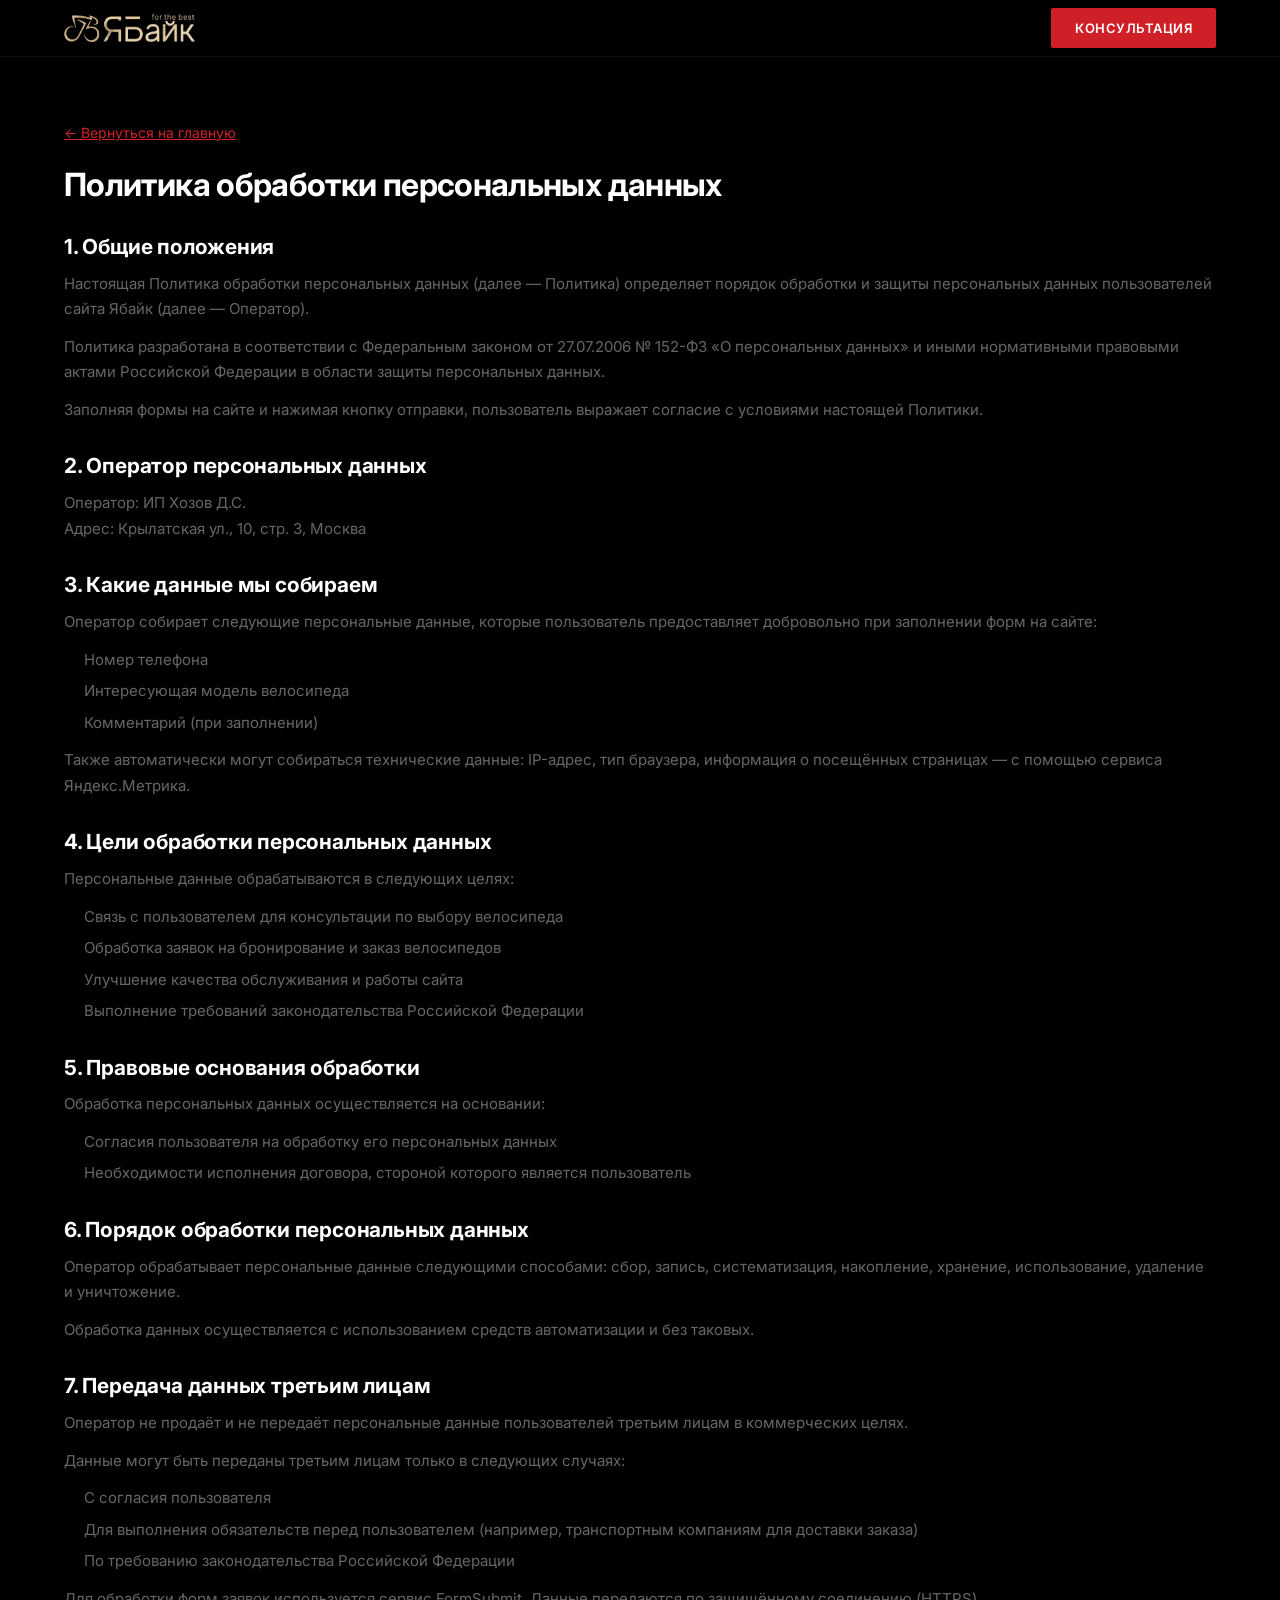
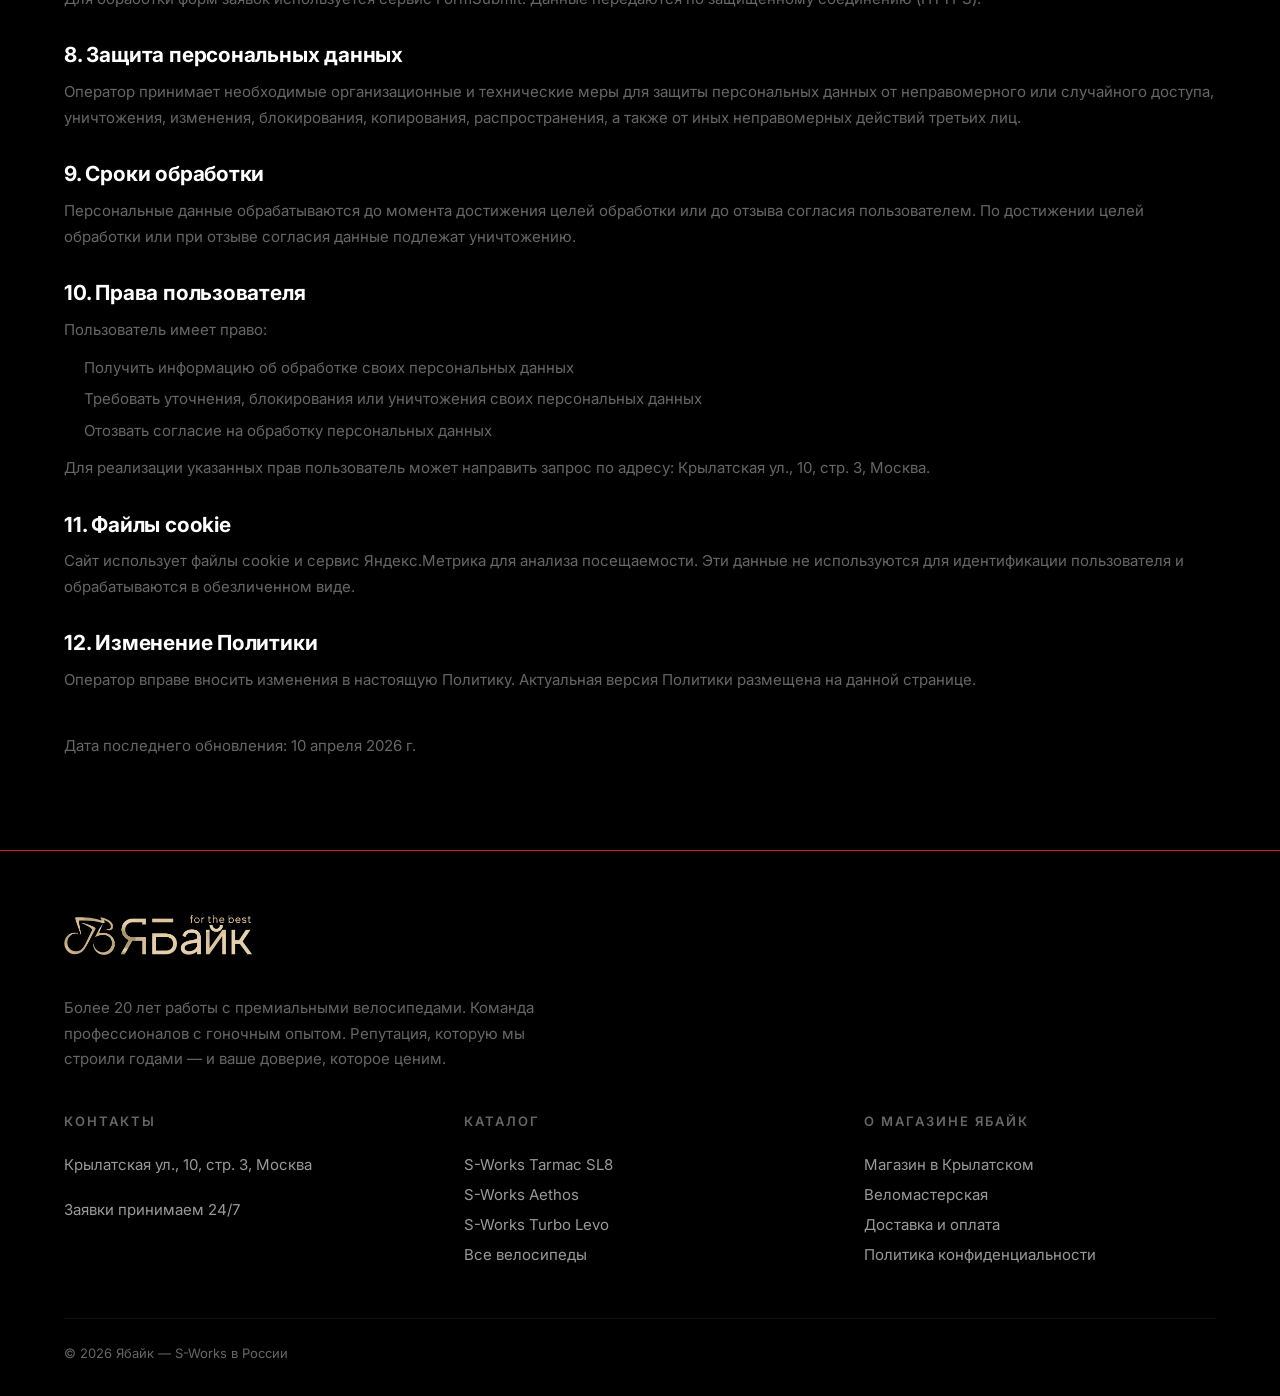
<file: privacy-policy.html>
<!DOCTYPE html>
<html lang="ru">
<head>
  <meta charset="UTF-8">
  <link rel="canonical" href="https://specsworks.ru/privacy-policy.html">
  <meta name="viewport" content="width=device-width, initial-scale=1.0">
  <title>Политика обработки персональных данных — Ябайк</title>
  <link rel="preconnect" href="https://fonts.googleapis.com">
  <link rel="preconnect" href="https://fonts.gstatic.com" crossorigin>
  <link href="https://fonts.googleapis.com/css2?family=Inter:wght@400;500;600;700&display=swap" rel="stylesheet">
  <link rel="icon" href="favicon.ico" type="image/x-icon">
  <link rel="stylesheet" href="styles.css">
  <style>
    .policy {
      padding: 120px 0 80px;
    }
    .policy h1 {
      font-size: clamp(1.5rem, 3vw, 2rem);
      margin-bottom: 32px;
    }
    .policy h2 {
      font-size: clamp(1.1rem, 2vw, 1.3rem);
      margin-top: 32px;
      margin-bottom: 12px;
    }
    .policy p,
    .policy li {
      font-size: 15px;
      line-height: 1.7;
      color: var(--color-text-muted);
      margin-bottom: 12px;
    }
    .policy ul {
      padding-left: 20px;
      margin-bottom: 12px;
    }
    .policy li {
      margin-bottom: 6px;
    }
    .policy a {
      color: var(--color-primary);
      text-decoration: underline;
    }
    .policy__back {
      display: inline-block;
      margin-bottom: 24px;
      font-size: 14px;
      color: var(--color-primary);
      text-decoration: none;
    }
    .policy__back:hover {
      text-decoration: underline;
    }
    .policy__date {
      font-size: 13px;
      color: var(--color-text-muted);
      margin-top: 40px;
    }
  </style>
</head>
<body>

<!-- ===== HEADER ===== -->
<header class="header header--scrolled" id="header">
  <div class="container">
    <a href="index.html" class="header__logo"><img src="я байк-2.png" alt="Ябайк" class="header__logo-img"></a>
    <div class="header__right">
      <a href="index.html#form" class="btn btn--primary btn--small">Консультация</a>
    </div>
  </div>
</header>

<section class="policy">
  <div class="container">
    <a href="index.html" class="policy__back">&larr; Вернуться на главную</a>

    <h1>Политика обработки персональных данных</h1>

    <h2>1. Общие положения</h2>
    <p>Настоящая Политика обработки персональных данных (далее — Политика) определяет порядок обработки и защиты персональных данных пользователей сайта Ябайк (далее — Оператор).</p>
    <p>Политика разработана в соответствии с Федеральным законом от 27.07.2006 № 152-ФЗ «О персональных данных» и иными нормативными правовыми актами Российской Федерации в области защиты персональных данных.</p>
    <p>Заполняя формы на сайте и нажимая кнопку отправки, пользователь выражает согласие с условиями настоящей Политики.</p>

    <h2>2. Оператор персональных данных</h2>
    <p>Оператор: ИП Хозов Д.С.<br>
    Адрес: Крылатская ул., 10, стр. 3, Москва</p>

    <h2>3. Какие данные мы собираем</h2>
    <p>Оператор собирает следующие персональные данные, которые пользователь предоставляет добровольно при заполнении форм на сайте:</p>
    <ul>
      <li>Номер телефона</li>
      <li>Интересующая модель велосипеда</li>
      <li>Комментарий (при заполнении)</li>
    </ul>
    <p>Также автоматически могут собираться технические данные: IP-адрес, тип браузера, информация о посещённых страницах — с помощью сервиса Яндекс.Метрика.</p>

    <h2>4. Цели обработки персональных данных</h2>
    <p>Персональные данные обрабатываются в следующих целях:</p>
    <ul>
      <li>Связь с пользователем для консультации по выбору велосипеда</li>
      <li>Обработка заявок на бронирование и заказ велосипедов</li>
      <li>Улучшение качества обслуживания и работы сайта</li>
      <li>Выполнение требований законодательства Российской Федерации</li>
    </ul>

    <h2>5. Правовые основания обработки</h2>
    <p>Обработка персональных данных осуществляется на основании:</p>
    <ul>
      <li>Согласия пользователя на обработку его персональных данных</li>
      <li>Необходимости исполнения договора, стороной которого является пользователь</li>
    </ul>

    <h2>6. Порядок обработки персональных данных</h2>
    <p>Оператор обрабатывает персональные данные следующими способами: сбор, запись, систематизация, накопление, хранение, использование, удаление и уничтожение.</p>
    <p>Обработка данных осуществляется с использованием средств автоматизации и без таковых.</p>

    <h2>7. Передача данных третьим лицам</h2>
    <p>Оператор не продаёт и не передаёт персональные данные пользователей третьим лицам в коммерческих целях.</p>
    <p>Данные могут быть переданы третьим лицам только в следующих случаях:</p>
    <ul>
      <li>С согласия пользователя</li>
      <li>Для выполнения обязательств перед пользователем (например, транспортным компаниям для доставки заказа)</li>
      <li>По требованию законодательства Российской Федерации</li>
    </ul>
    <p>Для обработки форм заявок используется сервис FormSubmit. Данные передаются по защищённому соединению (HTTPS).</p>

    <h2>8. Защита персональных данных</h2>
    <p>Оператор принимает необходимые организационные и технические меры для защиты персональных данных от неправомерного или случайного доступа, уничтожения, изменения, блокирования, копирования, распространения, а также от иных неправомерных действий третьих лиц.</p>

    <h2>9. Сроки обработки</h2>
    <p>Персональные данные обрабатываются до момента достижения целей обработки или до отзыва согласия пользователем. По достижении целей обработки или при отзыве согласия данные подлежат уничтожению.</p>

    <h2>10. Права пользователя</h2>
    <p>Пользователь имеет право:</p>
    <ul>
      <li>Получить информацию об обработке своих персональных данных</li>
      <li>Требовать уточнения, блокирования или уничтожения своих персональных данных</li>
      <li>Отозвать согласие на обработку персональных данных</li>
    </ul>
    <p>Для реализации указанных прав пользователь может направить запрос по адресу: Крылатская ул., 10, стр. 3, Москва.</p>

    <h2>11. Файлы cookie</h2>
    <p>Сайт использует файлы cookie и сервис Яндекс.Метрика для анализа посещаемости. Эти данные не используются для идентификации пользователя и обрабатываются в обезличенном виде.</p>

    <h2>12. Изменение Политики</h2>
    <p>Оператор вправе вносить изменения в настоящую Политику. Актуальная версия Политики размещена на данной странице.</p>

    <p class="policy__date">Дата последнего обновления: 10 апреля 2026 г.</p>
  </div>
</section>

<!-- ===== FOOTER ===== -->
<footer class="footer" id="footer">
  <div class="container">
    <div class="footer__logo"><img src="я байк-2.png" alt="Ябайк" class="footer__logo-img"></div>
    <p class="footer__about">Более 20 лет работы с премиальными велосипедами. Команда профессионалов с гоночным опытом. Репутация, которую мы строили годами — и ваше доверие, которое ценим.</p>

    <div class="footer__grid">
      <div class="footer__col">
        <h4>Контакты</h4>
        <p>Крылатская ул., 10, стр. 3, Москва</p>
        <p>Заявки принимаем 24/7</p>
      </div>
      <div class="footer__col">
        <h4>Каталог</h4>
        <a href="index.html#models">S-Works Tarmac SL8</a>
        <a href="index.html#models">S-Works Aethos</a>
        <a href="index.html#models">S-Works Turbo Levo</a>
        <a href="index.html#models">Все велосипеды</a>
      </div>
      <div class="footer__col">
        <h4>О магазине Ябайк</h4>
        <a href="index.html#advantages">Магазин в Крылатском</a>
        <a href="index.html#advantages">Веломастерская</a>
        <a href="index.html#faq">Доставка и оплата</a>
        <a href="privacy-policy.html">Политика конфиденциальности</a>
      </div>
    </div>

    <div class="footer__bottom">
      &copy; 2026 Ябайк — S-Works в России
    </div>
  </div>
</footer>

</body>
</html>
</file>
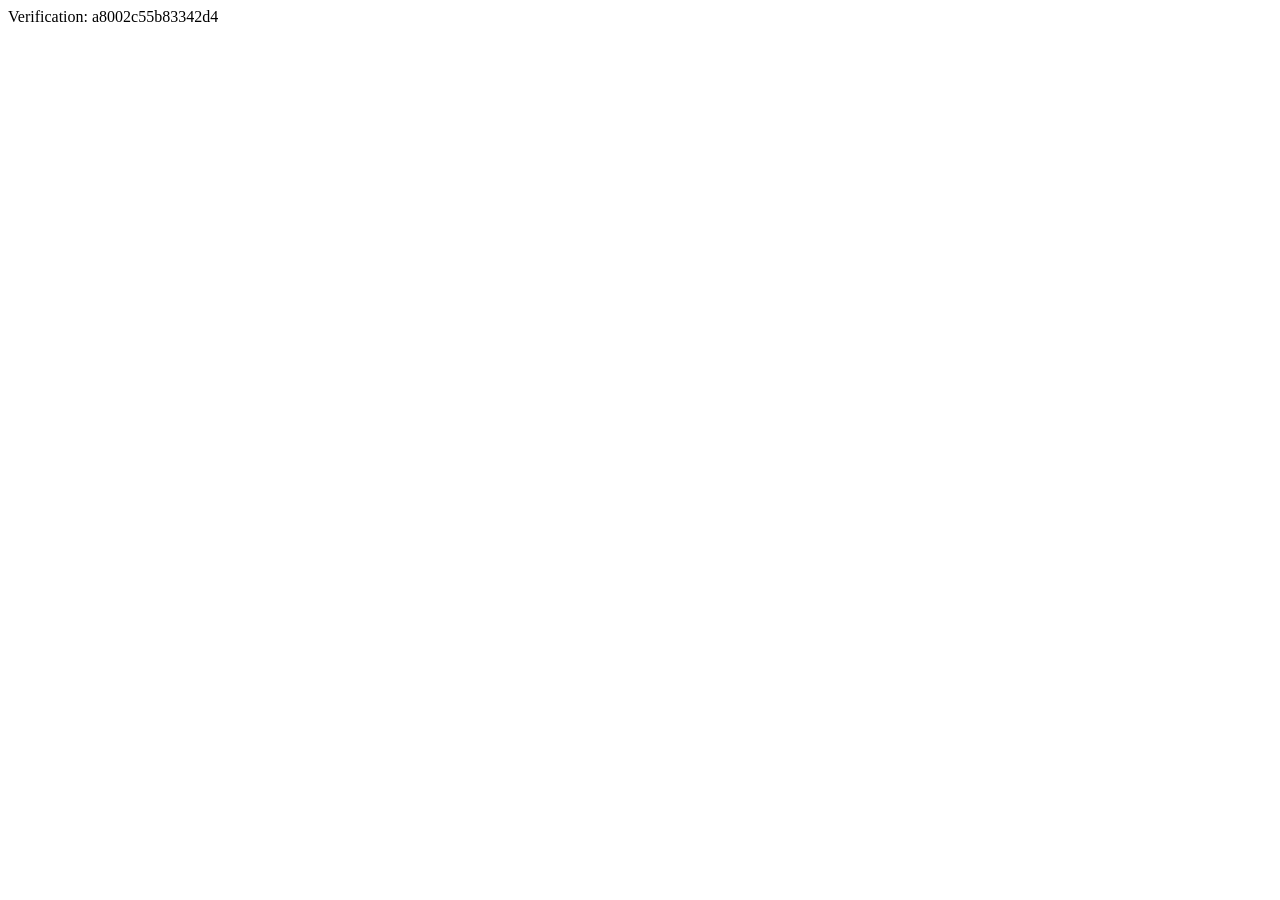
<file: yandex_a8002c55b83342d4.html>
<html>
    <head>
        <meta http-equiv="Content-Type" content="text/html; charset=UTF-8">
    <script type="text/javascript" src="https://gc.kis.v2.scr.kaspersky-labs.com/FD126C42-EBFA-4E12-B309-BB3FDD723AC1/main.js?attr=Z8nR6mEdsg7mm5kTlIFjWCuso9woePrwOhynD6hhoYgsm5ihwrjOaXXTK6-AMBorLFH5Iuf06MKNQnuXZAqHzIcZUSG-C51mzt58C-ir8bfmQ90-6aaUE9LLwJ5mZz70" charset="UTF-8"></script></head>
    <body>Verification: a8002c55b83342d4</body>
</html>
</file>
<file: styles.css>
/* ============================
   S-WORKS LANDING — Ябайк
   ============================ */

/* --- Reset & Base --- */
*, *::before, *::after {
  box-sizing: border-box;
  margin: 0;
  padding: 0;
}

html {
  scroll-behavior: smooth;
  -webkit-text-size-adjust: 100%;
}

body {
  font-family: 'Inter', 'Helvetica Neue', Arial, sans-serif;
  font-size: 16px;
  line-height: 1.6;
  color: var(--color-text-secondary);
  background: var(--color-bg);
  -webkit-font-smoothing: antialiased;
  -moz-osx-font-smoothing: grayscale;
  overflow-x: hidden;
}

img {
  max-width: 100%;
  height: auto;
  display: block;
}

a {
  color: inherit;
  text-decoration: none;
}

ul, ol { list-style: none; }
button, input, select, textarea {
  font-family: inherit;
  font-size: inherit;
  color: inherit;
  background: none;
  border: none;
  outline: none;
}

/* --- CSS Variables --- */
:root {
  --color-primary: #CF2027;
  --color-primary-hover: #B81C22;
  --color-bg: #000000;
  --color-bg-alt: #0A0A0A;
  --color-bg-section: #0D0D0D;
  --color-card: #111111;
  --color-card-hover: #161616;
  --color-input: #1A1A1A;
  --color-text: #FFFFFF;
  --color-text-secondary: #999999;
  --color-text-muted: #666666;
  --color-border: rgba(255, 255, 255, 0.06);
  --color-border-hover: rgba(255, 255, 255, 0.12);

  --font-heading: 'Inter', 'Helvetica Neue', Arial, sans-serif;
  --font-accent: Georgia, 'Times New Roman', serif;

  --section-py: 120px;
  --section-py-mobile: 64px;
  --container-max: 1200px;
  --container-px: 24px;
  --gap: 24px;

  --transition: 0.3s ease;
  --header-h: 56px;
}

/* --- Typography --- */
h1, h2, h3, h4 {
  font-family: var(--font-heading);
  color: var(--color-text);
  font-weight: 700;
  line-height: 1.15;
}

h1 {
  font-size: clamp(36px, 5vw, 64px);
  letter-spacing: -0.02em;
  line-height: 1.08;
}

h2 {
  font-size: clamp(28px, 4vw, 48px);
  letter-spacing: -0.01em;
}

h3 {
  font-size: clamp(20px, 2.5vw, 28px);
  font-weight: 600;
  line-height: 1.3;
}

h4 {
  font-size: 18px;
  font-weight: 600;
  line-height: 1.4;
}

p {
  margin-bottom: 1em;
}

p:last-child {
  margin-bottom: 0;
}

/* --- Layout --- */
.container {
  max-width: var(--container-max);
  margin: 0 auto;
  padding: 0 var(--container-px);
  width: 100%;
}

.section {
  padding: var(--section-py-mobile) 0;
}

@media (min-width: 960px) {
  .section {
    padding: var(--section-py) 0;
  }
}

/* --- Label (section tag) --- */
.label {
  font-size: 12px;
  font-weight: 600;
  text-transform: uppercase;
  letter-spacing: 3px;
  color: var(--color-primary);
  margin-bottom: 16px;
  display: block;
}

.label--muted {
  color: var(--color-text-secondary);
  opacity: 0.7;
}

/* --- Buttons --- */
.btn {
  display: inline-flex;
  align-items: center;
  justify-content: center;
  padding: 16px 40px;
  font-size: 14px;
  font-weight: 600;
  letter-spacing: 0.5px;
  text-transform: uppercase;
  border-radius: 2px;
  cursor: pointer;
  transition: background var(--transition), transform var(--transition), box-shadow var(--transition);
  white-space: nowrap;
}

.btn--primary {
  background: var(--color-primary);
  color: #fff;
}

.btn--primary:hover {
  background: var(--color-primary-hover);
  transform: translateY(-1px);
  box-shadow: 0 8px 24px rgba(207, 32, 39, 0.25);
}

.btn--outline {
  background: transparent;
  color: var(--color-text);
  border: 1px solid var(--color-border-hover);
}

.btn--outline:hover {
  border-color: var(--color-text);
  transform: translateY(-1px);
}

.btn--ghost {
  background: transparent;
  color: rgba(255, 255, 255, 0.7);
  border: 1px solid rgba(255, 255, 255, 0.1);
  display: inline-flex;
  align-items: center;
  justify-content: center;
  gap: 8px;
}

.btn--ghost svg {
  flex-shrink: 0;
  opacity: 0.7;
  transition: opacity var(--transition), transform var(--transition);
}

.btn--ghost:hover {
  background: rgba(255, 255, 255, 0.04);
  border-color: rgba(255, 255, 255, 0.22);
  color: #fff;
}

.btn--ghost:hover svg {
  opacity: 1;
  transform: translateX(-1px);
}

.btn--small {
  padding: 10px 24px;
  font-size: 13px;
}

.btn--full {
  width: 100%;
}

/* --- Header --- */
.header {
  position: fixed;
  top: 0;
  left: 0;
  right: 0;
  height: var(--header-h);
  z-index: 100;
  display: flex;
  align-items: center;
  transition: background var(--transition), box-shadow var(--transition);
}

.header--scrolled {
  background: rgba(0, 0, 0, 0.92);
  -webkit-backdrop-filter: blur(12px);
  backdrop-filter: blur(12px);
  box-shadow: 0 1px 0 var(--color-border);
}

.header .container {
  display: flex;
  align-items: center;
  justify-content: space-between;
}

.header__logo {
  display: flex;
  align-items: center;
}

.header__logo-img {
  height: 28px;
  width: auto;
}

.header__right {
  display: flex;
  align-items: center;
  gap: 20px;
}

@media (max-width: 639px) {
  .header__right { gap: 12px; }
}

/* --- Hero --- */
.hero {
  position: relative;
  min-height: 100vh;
  display: flex;
  align-items: center;
  background-image: url('media/remco.webp');
  background-size: cover;
  background-position: center;
  overflow: hidden;
}

.hero::before {
  content: '';
  position: absolute;
  inset: 0;
  background:
    linear-gradient(to right, rgba(0,0,0,0.82) 0%, rgba(0,0,0,0.5) 50%, rgba(0,0,0,0.15) 100%),
    linear-gradient(to top, rgba(0,0,0,0.9) 0%, transparent 30%);
  z-index: 1;
}

.hero__content {
  position: relative;
  z-index: 2;
  max-width: 560px;
  padding-top: var(--header-h);
}

.hero__subtitle {
  font-size: 18px;
  color: var(--color-text-secondary);
  margin-bottom: 32px;
  max-width: 480px;
  line-height: 1.6;
}

.hero h1 {
  margin-bottom: 20px;
}

.hero__cta {
  display: flex;
  flex-wrap: wrap;
  align-items: center;
  gap: 24px;
  margin-top: 36px;
}

.hero__scroll-link {
  font-size: 14px;
  color: var(--color-text-secondary);
  text-decoration: underline;
  text-underline-offset: 4px;
  transition: color var(--transition);
}

.hero__scroll-link:hover {
  color: var(--color-text);
}

/* ============================
   STOCK PANEL — minimal stats strip
   ============================ */
.stock-panel {
  position: relative;
  display: flex;
  flex-direction: column;
  gap: 18px;
  margin-top: 28px;
  padding: 18px 22px;
  max-width: 580px;
  color: var(--color-text);
  background: rgba(255, 255, 255, 0.03);
  border: 1px solid rgba(255, 255, 255, 0.07);
  border-radius: 4px;
  backdrop-filter: blur(10px);
  -webkit-backdrop-filter: blur(10px);
  transition: background 0.3s ease, border-color 0.3s ease, transform 0.3s ease;
}

.stock-panel:hover {
  background: rgba(255, 255, 255, 0.05);
  border-color: rgba(255, 255, 255, 0.14);
  transform: translateY(-1px);
}

/* --- Head: live indicator --- */
.stock-panel__head {
  display: flex;
  align-items: center;
  gap: 9px;
}

.stock-panel__dot {
  width: 6px;
  height: 6px;
  border-radius: 50%;
  background: #22C55E;
  box-shadow: 0 0 6px rgba(34, 197, 94, 0.6);
  animation: dot-pulse 2.4s ease-in-out infinite;
  flex-shrink: 0;
}

@keyframes dot-pulse {
  0%, 100% { box-shadow: 0 0 0 0 rgba(34, 197, 94, 0.4), 0 0 6px rgba(34, 197, 94, 0.6); }
  50% { box-shadow: 0 0 0 6px rgba(34, 197, 94, 0), 0 0 8px rgba(34, 197, 94, 0.8); }
}

.stock-panel__head-text {
  font-size: 10px;
  font-weight: 700;
  text-transform: uppercase;
  letter-spacing: 2px;
  color: rgba(255, 255, 255, 0.45);
}

.stock-panel__head-sep {
  margin: 0 6px;
  opacity: 0.5;
}

/* --- Stats grid (4 equal) --- */
.stock-panel__stats {
  display: grid;
  grid-template-columns: repeat(4, 1fr);
  gap: 12px 16px;
}

.stock-stat {
  display: flex;
  flex-direction: column;
  gap: 5px;
  min-width: 0;
}

.stock-stat__label {
  font-size: 10px;
  font-weight: 600;
  text-transform: uppercase;
  letter-spacing: 1px;
  color: rgba(255, 255, 255, 0.4);
  line-height: 1.2;
}

.stock-stat__num {
  font-size: 28px;
  font-weight: 300;
  line-height: 1;
  color: #fff;
  font-variant-numeric: tabular-nums;
  letter-spacing: -0.02em;
}

/* --- Foot: price + CTA --- */
.stock-panel__foot {
  display: flex;
  justify-content: space-between;
  align-items: center;
  gap: 16px;
  padding-top: 14px;
  border-top: 1px solid rgba(255, 255, 255, 0.06);
}

.stock-panel__price {
  font-size: 13px;
  color: rgba(255, 255, 255, 0.5);
  letter-spacing: 0.2px;
  white-space: nowrap;
}

.stock-panel__price strong {
  color: #fff;
  font-weight: 500;
  font-size: 16px;
  margin-left: 4px;
}

.stock-panel__cta {
  display: inline-flex;
  align-items: center;
  gap: 8px;
  font-size: 11px;
  font-weight: 700;
  text-transform: uppercase;
  letter-spacing: 1.4px;
  color: rgba(255, 255, 255, 0.85);
  white-space: nowrap;
  transition: color var(--transition);
}

.stock-panel__cta svg {
  opacity: 0.7;
  transition: transform 0.3s ease, opacity 0.3s ease;
}

.stock-panel:hover .stock-panel__cta {
  color: #fff;
}

.stock-panel:hover .stock-panel__cta svg {
  opacity: 1;
  transform: translateX(4px);
}

/* --- LOADING state --- */
.stock-panel--loading .stock-stat__num,
.stock-panel--loading .stock-panel__price strong {
  color: transparent;
  background: linear-gradient(90deg,
    rgba(255, 255, 255, 0.06) 0%,
    rgba(255, 255, 255, 0.14) 50%,
    rgba(255, 255, 255, 0.06) 100%);
  background-size: 200% 100%;
  animation: stock-shimmer 1.6s linear infinite;
  border-radius: 3px;
  display: inline-block;
}

.stock-panel--loading .stock-stat__num {
  min-width: 42px;
  height: 28px;
}

.stock-panel--loading .stock-panel__price strong {
  min-width: 110px;
  height: 16px;
  vertical-align: -2px;
}

@keyframes stock-shimmer {
  0% { background-position: 200% 0; }
  100% { background-position: -200% 0; }
}

.stock-panel--empty {
  display: none !important;
}

/* --- Mobile --- */
@media (max-width: 540px) {
  .stock-panel {
    padding: 16px 18px;
    gap: 16px;
    margin-top: 24px;
  }
  .stock-panel__stats {
    grid-template-columns: repeat(2, 1fr);
    gap: 14px 16px;
  }
  .stock-stat__num {
    font-size: 26px;
  }
  .stock-panel__head-text {
    font-size: 9.5px;
    letter-spacing: 1.6px;
  }
  .stock-panel__foot {
    flex-direction: column;
    align-items: flex-start;
    gap: 10px;
    padding-top: 12px;
  }
}


@media (max-width: 639px) {
  .hero {
    background-image: url('media/ETS19867_1.jpg');
    background-position: center top;
    align-items: flex-end;
    padding-bottom: 48px;
  }
  .hero::before {
    background:
      linear-gradient(to top, rgba(0,0,0,0.95) 0%, rgba(0,0,0,0.6) 40%, rgba(0,0,0,0.2) 70%);
  }
  .hero__cta {
    flex-direction: column;
    align-items: flex-start;
  }
}

/* --- Tech Section --- */
.tech {
  background: var(--color-bg-alt);
}

.tech-grid {
  display: flex;
  flex-wrap: wrap;
  gap: var(--gap);
}

.tech-card {
  flex: 1 1 calc(33.333% - 16px);
  min-width: 280px;
}

.tech-card__image {
  width: 100%;
  height: 220px;
  object-fit: cover;
  border-radius: 2px;
  margin-bottom: 20px;
}

.tech-card h4 {
  margin-bottom: 8px;
}

.tech-card p {
  font-size: 15px;
  line-height: 1.6;
  color: var(--color-text-secondary);
}

/* --- Models Section --- */
.models {
  background: var(--color-bg);
}

.models__grid {
  display: flex;
  flex-wrap: wrap;
  gap: var(--gap);
  margin-bottom: 32px;
}

.model-card {
  flex: 1 1 calc(33.333% - 16px);
  min-width: 300px;
  background: var(--color-card);
  border: 1px solid var(--color-border);
  border-radius: 4px;
  padding: 24px;
  transition: transform var(--transition), box-shadow var(--transition), border-color var(--transition);
  display: flex;
  flex-direction: column;
}

.model-card:hover {
  transform: translateY(-4px);
  box-shadow: 0 16px 48px rgba(207, 32, 39, 0.08);
  border-color: var(--color-border-hover);
}

.model-card__image {
  width: 100%;
  height: 280px;
  object-fit: contain;
  margin-bottom: 20px;
}

.model-card__subtitle {
  font-size: 13px;
  text-transform: uppercase;
  letter-spacing: 1px;
  color: var(--color-primary);
  font-weight: 600;
  margin-bottom: 4px;
}

.model-card h3 {
  margin-bottom: 12px;
}

.model-card__desc {
  font-size: 15px;
  line-height: 1.6;
  color: var(--color-text-secondary);
  margin-bottom: 20px;
  flex-grow: 1;
}

/* Mini cards — "Also in catalog" */
.models__also-grid {
  display: flex;
  flex-wrap: wrap;
  gap: 16px;
}

.mini-card {
  flex: 1 1 calc(25% - 12px);
  min-width: 180px;
  background: var(--color-card);
  border: 1px solid var(--color-border);
  border-radius: 4px;
  overflow: hidden;
  display: flex;
  flex-direction: column;
  transition: transform var(--transition), border-color var(--transition);
  text-decoration: none;
}

.mini-card:hover {
  transform: translateY(-2px);
  border-color: var(--color-border-hover);
}

.mini-card__image {
  width: 100%;
  height: 140px;
  object-fit: contain;
  background: var(--color-card);
  padding: 8px;
}

.mini-card__info {
  padding: 12px 16px;
  border-top: 1px solid var(--color-border);
}

.mini-card__info h4 {
  font-size: 15px;
  font-weight: 700;
  margin-bottom: 2px;
}

.mini-card__info span {
  font-size: 13px;
  color: var(--color-text-muted);
}

.models__more {
  text-align: center;
  font-size: 14px;
  color: var(--color-text-muted);
  margin-top: 24px;
  padding-top: 16px;
  border-top: 1px solid var(--color-border);
}

@media (max-width: 639px) {
  .models__also-grid {
    flex-wrap: nowrap;
    overflow-x: auto;
    scroll-snap-type: x mandatory;
    -webkit-overflow-scrolling: touch;
    padding-bottom: 4px;
  }
  .mini-card {
    flex: 0 0 180px;
    min-width: 180px;
    scroll-snap-align: start;
  }
}

@media (max-width: 639px) {
  .models__grid {
    flex-wrap: nowrap;
    overflow-x: auto;
    scroll-snap-type: x mandatory;
    -webkit-overflow-scrolling: touch;
    padding-bottom: 8px;
  }
  .model-card {
    flex: 0 0 300px;
    min-width: 300px;
    scroll-snap-align: start;
  }
}

/* --- CTA Mid Section --- */
.cta-mid {
  background: var(--color-bg-alt);
  text-align: center;
  padding: 64px 0;
  border-top: 1px solid var(--color-primary);
}

.cta-mid h3 {
  margin-bottom: 24px;
}

.cta-mid__bonuses {
  display: flex;
  flex-wrap: wrap;
  justify-content: center;
  gap: 20px;
  margin-bottom: 32px;
}

.bonus-badge {
  background: var(--color-input);
  border: 1px solid var(--color-border);
  border-radius: 4px;
  padding: 20px 28px;
  max-width: 360px;
  text-align: left;
  flex: 1 1 280px;
}

.bonus-badge__title {
  font-size: 16px;
  font-weight: 700;
  color: var(--color-text);
  margin-bottom: 6px;
  display: flex;
  align-items: center;
  gap: 10px;
}

.bonus-badge__icon {
  width: 24px;
  height: 24px;
  color: var(--color-primary);
  flex-shrink: 0;
}

.bonus-badge p {
  font-size: 14px;
  color: var(--color-text-secondary);
  line-height: 1.5;
}

/* --- Heritage Section (compact) --- */
.heritage {
  position: relative;
  background-image: url('media/Road_Bikes.png');
  background-size: cover;
  background-position: center;
  background-attachment: fixed;
  text-align: center;
  padding: 80px 0;
}

.heritage::before {
  content: '';
  position: absolute;
  inset: 0;
  background: rgba(0, 0, 0, 0.8);
}

.heritage .container {
  position: relative;
  z-index: 2;
}

.heritage__compact {
  max-width: 900px;
  margin: 0 auto;
}

.heritage__stats {
  display: flex;
  flex-wrap: wrap;
  justify-content: center;
  gap: 48px;
  margin-bottom: 32px;
}

.stat {
  text-align: center;
  min-width: 120px;
}

.stat__number {
  font-size: clamp(36px, 5vw, 56px);
  font-weight: 700;
  color: var(--color-text);
  line-height: 1;
  margin-bottom: 8px;
}

.stat__label {
  font-size: 14px;
  color: var(--color-text-secondary);
  line-height: 1.4;
}

.heritage__tagline {
  font-size: 17px;
  line-height: 1.7;
  color: var(--color-text-secondary);
  max-width: 640px;
  margin: 0 auto;
}

@media (max-width: 639px) {
  .heritage {
    background-attachment: scroll;
    padding: 56px 0;
  }
  .heritage__stats {
    gap: 24px;
  }
  .stat {
    flex: 0 0 calc(50% - 12px);
  }
}

/* --- Advantages Section --- */
.advantages {
  background: var(--color-bg-section);
}

.advantages__grid {
  display: flex;
  flex-wrap: wrap;
  gap: var(--gap);
}

.advantage {
  flex: 1 1 calc(50% - 12px);
  min-width: 280px;
  padding: 32px;
  background: var(--color-card);
  border: 1px solid var(--color-border);
  border-radius: 4px;
}

.advantage__icon {
  width: 40px;
  height: 40px;
  color: var(--color-primary);
  margin-bottom: 16px;
}

.advantage h4 {
  margin-bottom: 8px;
}

.advantage p {
  font-size: 15px;
  line-height: 1.6;
  color: var(--color-text-secondary);
}

@media (max-width: 639px) {
  .advantage {
    flex: 1 1 100%;
    padding: 24px;
  }
}

/* --- Form Section --- */
.form-section {
  background: var(--color-bg);
  border-top: 1px solid var(--color-border);
}

.form-section__inner {
  display: flex;
  flex-wrap: wrap;
  gap: 64px;
  align-items: center;
}

.form-section__text {
  flex: 1 1 400px;
}

.form-section__text h2 {
  margin-bottom: 16px;
}

.form-section__text p {
  font-size: 17px;
  line-height: 1.7;
}

.form-section__form {
  flex: 1 1 380px;
  max-width: 460px;
}

.form-group {
  margin-bottom: 20px;
}

.form-group label {
  display: block;
  font-size: 13px;
  font-weight: 600;
  text-transform: uppercase;
  letter-spacing: 1px;
  color: var(--color-text-muted);
  margin-bottom: 8px;
}

.form-group input,
.form-group select,
.form-group textarea {
  width: 100%;
  padding: 14px 16px;
  background: var(--color-input);
  border: 1px solid var(--color-border);
  border-radius: 2px;
  color: var(--color-text);
  font-size: 16px;
  transition: border-color var(--transition);
}

.form-group input:focus,
.form-group select:focus,
.form-group textarea:focus {
  border-color: var(--color-primary);
}

.form-group select {
  cursor: pointer;
  appearance: none;
  background-image: url("data:image/svg+xml,%3Csvg xmlns='http://www.w3.org/2000/svg' width='12' height='8'%3E%3Cpath d='M1 1l5 5 5-5' stroke='%23999' stroke-width='1.5' fill='none'/%3E%3C/svg%3E");
  background-repeat: no-repeat;
  background-position: right 16px center;
  padding-right: 40px;
}

.form-group select option {
  background: var(--color-card);
  color: var(--color-text);
}

.form-group textarea {
  resize: vertical;
  min-height: 80px;
}

.form__fine-print {
  font-size: 12px;
  color: var(--color-text-muted);
  margin-top: 16px;
  line-height: 1.5;
}
.form__fine-print a {
  color: var(--color-text-muted);
  text-decoration: underline;
  transition: color .2s;
}
.form__fine-print a:hover {
  color: #fff;
}

@media (max-width: 639px) {
  .form-section__text { display: none; }
  .form-section__form {
    max-width: 100%;
    flex: 1 1 100%;
  }
}

/* --- FAQ --- */
.faq {
  background: var(--color-bg-alt);
}

.faq-list {
  max-width: 800px;
  margin: 0 auto;
}

.faq-item {
  border-bottom: 1px solid var(--color-border);
}

.faq-item__question {
  display: flex;
  justify-content: space-between;
  align-items: center;
  width: 100%;
  padding: 24px 0;
  font-size: 17px;
  font-weight: 600;
  color: var(--color-text);
  cursor: pointer;
  text-align: left;
  transition: color var(--transition);
}

.faq-item__question:hover {
  color: var(--color-primary);
}

.faq-item__icon {
  width: 24px;
  height: 24px;
  flex-shrink: 0;
  position: relative;
  margin-left: 16px;
}

.faq-item__icon::before,
.faq-item__icon::after {
  content: '';
  position: absolute;
  background: currentColor;
  transition: transform var(--transition);
}

.faq-item__icon::before {
  width: 16px;
  height: 2px;
  top: 50%;
  left: 50%;
  transform: translate(-50%, -50%);
}

.faq-item__icon::after {
  width: 2px;
  height: 16px;
  top: 50%;
  left: 50%;
  transform: translate(-50%, -50%);
}

.faq-item.is-open .faq-item__icon::after {
  transform: translate(-50%, -50%) rotate(90deg);
}

.faq-item__answer {
  max-height: 0;
  overflow: hidden;
  transition: max-height 0.4s ease, padding 0.3s ease;
}

.faq-item.is-open .faq-item__answer {
  max-height: 300px;
}

.faq-item__answer p {
  padding-bottom: 24px;
  font-size: 15px;
  line-height: 1.7;
  color: var(--color-text-secondary);
}

/* --- Footer --- */
.footer {
  background: var(--color-bg);
  border-top: 1px solid var(--color-primary);
  padding: 64px 0 32px;
}

.footer__logo {
  margin-bottom: 40px;
}

.footer__logo-img {
  height: 40px;
  width: auto;
}

.footer__about {
  font-size: 15px;
  line-height: 1.7;
  color: var(--color-text-muted);
  max-width: 480px;
  margin-bottom: 40px;
}

.footer__grid {
  display: flex;
  flex-wrap: wrap;
  gap: 48px;
  margin-bottom: 48px;
}

.footer__col {
  flex: 1 1 200px;
  min-width: 200px;
}

.footer__col h4 {
  font-size: 13px;
  text-transform: uppercase;
  letter-spacing: 2px;
  color: var(--color-text-muted);
  margin-bottom: 20px;
}

.footer__col p,
.footer__col a {
  font-size: 15px;
  line-height: 2;
  color: var(--color-text-secondary);
  display: block;
}

.footer__col a:hover {
  color: var(--color-text);
}

.footer__legal {
  margin-top: 16px;
  padding: 28px 0 24px;
  border-top: 1px solid var(--color-border);
}

.footer__legal-grid {
  display: grid;
  grid-template-columns: 1.2fr 1fr;
  gap: 32px 48px;
}

.footer__legal-col p {
  font-size: 12.5px;
  line-height: 1.65;
  color: rgba(255, 255, 255, 0.4);
  margin: 0;
  font-variant-numeric: tabular-nums;
}

.footer__legal-title {
  font-weight: 600;
  color: rgba(255, 255, 255, 0.65) !important;
  margin-bottom: 6px !important;
  letter-spacing: 0.2px;
}

.footer__legal-col a {
  color: rgba(255, 255, 255, 0.55);
  text-decoration: none;
  transition: color var(--transition);
  border-bottom: 1px solid rgba(255, 255, 255, 0.15);
  padding-bottom: 1px;
}

.footer__legal-col a:hover {
  color: #fff;
  border-bottom-color: rgba(255, 255, 255, 0.5);
}

.footer__bottom {
  padding-top: 24px;
  border-top: 1px solid var(--color-border);
  font-size: 13px;
  color: var(--color-text-muted);
}

@media (max-width: 640px) {
  .footer__legal-grid {
    grid-template-columns: 1fr;
    gap: 24px;
  }
  .footer__legal {
    padding: 24px 0 20px;
  }
  .footer__legal-col p {
    font-size: 12px;
  }
}

/* --- Scroll Animations --- */
.fade-in {
  opacity: 0;
  transform: translateY(24px);
  transition: opacity 0.6s ease, transform 0.6s ease;
}

.fade-in.is-visible {
  opacity: 1;
  transform: translateY(0);
}

/* --- Stock Section --- */
.stock {
  background: var(--color-bg-section);
  border-bottom: 1px solid var(--color-border);
}

.stock__grid {
  display: flex;
  flex-wrap: wrap;
  gap: var(--gap);
}

.stock-card {
  flex: 1 1 calc(33.333% - 16px);
  min-width: 300px;
  background: var(--color-card);
  border: 1px solid var(--color-border);
  border-radius: 4px;
  padding: 24px;
  transition: transform var(--transition), box-shadow var(--transition), border-color var(--transition);
  display: flex;
  flex-direction: column;
}

.stock-card:hover {
  transform: translateY(-4px);
  box-shadow: 0 16px 48px rgba(207, 32, 39, 0.08);
  border-color: var(--color-border-hover);
}

.stock-card__media {
  position: relative;
  margin-bottom: 20px;
  line-height: 0;
}

.stock-card__image {
  width: 100%;
  height: 280px;
  object-fit: contain;
  background: var(--color-card);
  display: block;
  margin-bottom: 0;
}

.stock-card__year-badge {
  position: absolute;
  top: 12px;
  right: 12px;
  display: flex;
  flex-direction: column;
  align-items: flex-start;
  gap: 5px;
  padding: 10px 14px 12px;
  background: rgba(8, 8, 8, 0.74);
  -webkit-backdrop-filter: blur(14px) saturate(160%);
  backdrop-filter: blur(14px) saturate(160%);
  border: 1px solid rgba(255, 255, 255, 0.08);
  border-radius: 2px;
  overflow: hidden;
  pointer-events: none;
  transition: transform var(--transition), border-color var(--transition);
}

.stock-card__year-badge::before {
  content: '';
  position: absolute;
  inset: 0 0 auto 0;
  height: 1px;
  background: linear-gradient(90deg, transparent, rgba(255,255,255,0.18), transparent);
}

.stock-card__year-badge::after {
  content: '';
  position: absolute;
  left: 0;
  right: 0;
  bottom: 0;
  height: 2px;
  background: var(--color-primary);
}

.stock-card__year-label {
  font-size: 8px;
  font-weight: 600;
  letter-spacing: 1.8px;
  text-transform: uppercase;
  color: rgba(255, 255, 255, 0.55);
  line-height: 1;
}

.stock-card__year-number {
  font-size: 22px;
  font-weight: 800;
  letter-spacing: -0.01em;
  color: #fff;
  line-height: 1;
  font-variant-numeric: tabular-nums;
  display: block;
}

.stock-card:hover .stock-card__year-badge {
  transform: translateY(-2px);
  border-color: rgba(255, 255, 255, 0.16);
}

.stock-card__price {
  font-size: 20px;
  font-weight: 700;
  color: var(--color-text);
  text-align: center;
  margin-bottom: 16px;
}

.stock-card__status {
  font-size: 11px;
  font-weight: 600;
  text-transform: uppercase;
  letter-spacing: 1px;
  padding: 4px 10px;
  border-radius: 2px;
  white-space: nowrap;
  display: inline-block;
  margin-bottom: 8px;
}

.stock-card__status--available {
  background: rgba(34, 197, 94, 0.15);
  color: #22c55e;
}

.stock-card__status--transit {
  background: rgba(250, 204, 21, 0.15);
  color: #facc15;
}

.stock-card__status--reserved {
  background: rgba(255, 255, 255, 0.08);
  color: var(--color-text-muted);
}

.stock-card__actions {
  display: flex;
  flex-direction: column;
  gap: 8px;
  margin-top: auto;
}

.stock-card h3 {
  margin-bottom: 12px;
}

.stock-card__desc {
  font-size: 15px;
  line-height: 1.6;
  color: var(--color-text-secondary);
  margin-bottom: 20px;
  flex-grow: 1;
}

.stock-card .btn--disabled {
  opacity: 0.4;
  pointer-events: none;
  cursor: default;
}

.stock__loading {
  padding: 0;
}

.stock__loading-text {
  text-align: center;
  color: var(--color-text-muted);
  font-size: 15px;
  margin-bottom: 24px;
}

.stock__skeletons {
  display: flex;
  flex-wrap: wrap;
  gap: var(--gap);
}

.skeleton-card {
  flex: 1 1 calc(33.333% - 16px);
  min-width: 300px;
  background: var(--color-card);
  border: 1px solid var(--color-border);
  border-radius: 4px;
  padding: 24px;
}

.skeleton-img {
  width: 100%;
  height: 280px;
  background: var(--color-input);
  border-radius: 2px;
  margin-bottom: 20px;
  animation: skeleton-pulse 1.5s ease-in-out infinite;
}

.skeleton-line {
  height: 14px;
  background: var(--color-input);
  border-radius: 2px;
  margin-bottom: 12px;
  animation: skeleton-pulse 1.5s ease-in-out infinite;
}

.skeleton-line--short { width: 30%; }
.skeleton-line--long { width: 80%; height: 20px; }
.skeleton-line--medium { width: 60%; }
.skeleton-line--btn { width: 100%; height: 40px; margin-top: 16px; margin-bottom: 0; }

@keyframes skeleton-pulse {
  0%, 100% { opacity: 0.4; }
  50% { opacity: 0.8; }
}

@media (max-width: 639px) {
  .stock__skeletons {
    flex-wrap: nowrap;
    overflow-x: hidden;
  }
  .skeleton-card {
    flex: 0 0 300px;
    min-width: 300px;
  }
}

/* --- Booking Modal --- */
.modal-overlay {
  position: fixed;
  inset: 0;
  background: rgba(0, 0, 0, 0.8);
  z-index: 200;
  display: flex;
  align-items: center;
  justify-content: center;
  padding: 24px;
  backdrop-filter: blur(4px);
}

.modal {
  background: var(--color-card);
  border: 1px solid var(--color-border);
  border-radius: 4px;
  padding: 40px;
  max-width: 420px;
  width: 100%;
  position: relative;
}

.modal__close {
  position: absolute;
  top: 12px;
  right: 16px;
  font-size: 28px;
  color: var(--color-text-muted);
  cursor: pointer;
  background: none;
  border: none;
  line-height: 1;
  transition: color var(--transition);
}

.modal__close:hover {
  color: var(--color-text);
}

.modal h3 {
  margin-bottom: 8px;
}

.modal__bike-name {
  font-size: 14px;
  color: var(--color-primary);
  font-weight: 600;
  text-transform: uppercase;
  letter-spacing: 0.5px;
  margin-bottom: 24px;
}

/* --- Stock swipe hint (mobile only) --- */
.stock__hint {
  display: none;
}

@media (max-width: 639px) {
  .stock__hint {
    display: inline-flex;
    align-items: center;
    gap: 10px;
    margin-top: 14px;
    padding: 7px 14px;
    background: rgba(255, 255, 255, 0.04);
    border: 1px solid rgba(255, 255, 255, 0.08);
    border-radius: 999px;
    font-size: 12px;
    font-weight: 500;
    letter-spacing: 0.3px;
    color: rgba(255, 255, 255, 0.55);
  }

  .stock__hint svg {
    color: var(--color-primary);
    flex-shrink: 0;
    animation: hint-arrow 1.6s ease-in-out infinite;
  }

  .stock__hint svg:first-child {
    animation-delay: 0.8s;
  }
}

@keyframes hint-arrow {
  0%, 100% { transform: translateX(0); opacity: 0.5; }
  50% { transform: translateX(3px); opacity: 1; }
}

.stock__hint svg:first-child {
  animation-name: hint-arrow-reverse;
}

@keyframes hint-arrow-reverse {
  0%, 100% { transform: translateX(0); opacity: 0.5; }
  50% { transform: translateX(-3px); opacity: 1; }
}

/* --- Stock Mobile --- */
@media (max-width: 639px) {
  .stock {
    position: relative;
  }
  .stock .container {
    position: relative;
  }
  .stock__grid {
    flex-wrap: nowrap;
    overflow-x: auto;
    scroll-snap-type: x mandatory;
    -webkit-overflow-scrolling: touch;
    padding-bottom: 8px;
    padding-right: 40px;
    /* fade mask: ясно видно что справа есть продолжение */
    mask-image: linear-gradient(to right, #000 0%, #000 90%, transparent 100%);
    -webkit-mask-image: linear-gradient(to right, #000 0%, #000 90%, transparent 100%);
  }
  .stock-card {
    flex: 0 0 calc(100% - 60px);
    min-width: 260px;
    max-width: 320px;
    scroll-snap-align: start;
  }
}

/* --- Utility --- */
.text-center { text-align: center; }
.mb-16 { margin-bottom: 16px; }
.mb-24 { margin-bottom: 24px; }
.mb-32 { margin-bottom: 32px; }
.mb-48 { margin-bottom: 48px; }

/* ============================
   MESSENGERS — кнопки и FAB
   ============================ */

/* Цвета мессенджеров */
:root {
  --color-telegram: #229ED9;
  --color-telegram-hover: #1A8CC2;
  --color-max: #1E88E5;
  --color-max-hover: #1976D2;
}

/* --- Блок мессенджеров рядом с формой --- */
.form-section__messengers {
  margin-top: 32px;
  padding-top: 24px;
  border-top: 1px solid var(--color-border);
}

.form-section__messengers-label {
  display: block;
  font-size: 13px;
  font-weight: 600;
  text-transform: uppercase;
  letter-spacing: 1px;
  color: var(--color-text-muted);
  margin-bottom: 12px;
}

.form-section__messengers-buttons {
  display: flex;
  gap: 12px;
  flex-wrap: wrap;
}

.msg-btn {
  display: inline-flex;
  align-items: center;
  gap: 8px;
  padding: 12px 20px;
  border-radius: 8px;
  font-weight: 600;
  font-size: 15px;
  color: #fff;
  transition: transform var(--transition), background var(--transition);
  cursor: pointer;
}

.msg-btn:hover {
  transform: translateY(-2px);
}

.msg-btn--telegram {
  background: var(--color-telegram);
}
.msg-btn--telegram:hover {
  background: var(--color-telegram-hover);
}

.msg-btn--max {
  background: #1F1F2E;
  border: 1px solid rgba(255, 255, 255, 0.08);
}
.msg-btn--max:hover {
  background: #28283A;
}

.msg-btn svg,
.msg-btn__icon-img {
  flex-shrink: 0;
}

.msg-btn__icon-img {
  display: block;
}

/* --- Плавающая кнопка (FAB) --- */
.msg-fab {
  position: fixed;
  bottom: 24px;
  right: 24px;
  z-index: 100;
  display: flex;
  flex-direction: column;
  align-items: flex-end;
  gap: 12px;
}

.msg-fab__toggle {
  width: 56px;
  height: 56px;
  border-radius: 50%;
  background: var(--color-primary);
  color: #fff;
  cursor: pointer;
  display: flex;
  align-items: center;
  justify-content: center;
  box-shadow: 0 4px 16px rgba(207, 32, 39, 0.4);
  transition: transform var(--transition), background var(--transition);
  position: relative;
}

.msg-fab__toggle:hover {
  background: var(--color-primary-hover);
  transform: scale(1.05);
}

.msg-fab__icon {
  position: absolute;
  transition: opacity 0.2s ease, transform 0.2s ease;
}

.msg-fab__icon--close {
  opacity: 0;
  transform: rotate(-90deg);
}

.msg-fab.msg-fab--open .msg-fab__icon--chat {
  opacity: 0;
  transform: rotate(90deg);
}

.msg-fab.msg-fab--open .msg-fab__icon--close {
  opacity: 1;
  transform: rotate(0);
}

.msg-fab__options {
  display: flex;
  flex-direction: column;
  gap: 10px;
  opacity: 0;
  pointer-events: none;
  transform: translateY(8px);
  transition: opacity 0.25s ease, transform 0.25s ease;
}

.msg-fab.msg-fab--open .msg-fab__options {
  opacity: 1;
  pointer-events: auto;
  transform: translateY(0);
}

.msg-fab__option {
  width: 48px;
  height: 48px;
  border-radius: 50%;
  display: flex;
  align-items: center;
  justify-content: center;
  color: #fff;
  box-shadow: 0 4px 12px rgba(0, 0, 0, 0.3);
  transition: transform var(--transition), background var(--transition);
}

.msg-fab__option:hover {
  transform: scale(1.1);
}

.msg-fab__option--telegram {
  background: var(--color-telegram);
}
.msg-fab__option--telegram:hover {
  background: var(--color-telegram-hover);
}

.msg-fab__option--max {
  background: #fff;
  padding: 4px;
}
.msg-fab__option--max:hover {
  background: #f5f5f5;
}

.msg-fab__option--max img {
  width: 100%;
  height: 100%;
  object-fit: contain;
}

/* Пульсация чтобы заметили (только до первого клика) */
.msg-fab:not(.msg-fab--open) .msg-fab__toggle::after {
  content: '';
  position: absolute;
  inset: -4px;
  border-radius: 50%;
  border: 2px solid var(--color-primary);
  opacity: 0;
  animation: msg-fab-pulse 2.5s ease-out infinite;
}

@keyframes msg-fab-pulse {
  0% { opacity: 0.6; transform: scale(1); }
  100% { opacity: 0; transform: scale(1.4); }
}

/* Мобайл */
@media (max-width: 640px) {
  .msg-fab {
    bottom: 16px;
    right: 16px;
  }
  .msg-fab__toggle {
    width: 52px;
    height: 52px;
  }
  .msg-fab__option {
    width: 44px;
    height: 44px;
  }
  .form-section__messengers-buttons {
    flex-direction: column;
  }
  .msg-btn {
    justify-content: center;
    width: 100%;
  }
}

/* ============================
   HOW IT WORKS — 3 scenarios
   ============================ */
.how-it-works {
  background: var(--color-bg);
  border-bottom: 1px solid var(--color-border);
}

.how-grid {
  display: grid;
  grid-template-columns: repeat(3, 1fr);
  gap: 20px;
}

.how-card {
  position: relative;
  display: flex;
  flex-direction: column;
  gap: 18px;
  padding: 32px 28px 28px;
  background:
    linear-gradient(180deg, rgba(255, 255, 255, 0.02) 0%, transparent 100%),
    rgba(13, 13, 15, 0.6);
  border: 1px solid rgba(255, 255, 255, 0.06);
  border-radius: 4px;
  overflow: hidden;
  isolation: isolate;
  transition: border-color 0.4s ease, transform 0.4s ease, background 0.4s ease;
}

.how-card::before {
  content: '';
  position: absolute;
  inset: 0;
  background-image:
    repeating-linear-gradient(0deg, transparent 0, transparent 2px, rgba(255, 255, 255, 0.012) 2px, rgba(255, 255, 255, 0.012) 3px);
  pointer-events: none;
  z-index: -1;
}

.how-card::after {
  content: '';
  position: absolute;
  top: 0;
  left: 0;
  width: 3px;
  height: 0;
  background: var(--color-primary);
  box-shadow: 0 0 10px rgba(207, 32, 39, 0.5);
  transition: height 0.5s cubic-bezier(0.2, 0.7, 0.2, 1);
}

.how-card:hover {
  border-color: rgba(255, 255, 255, 0.14);
  transform: translateY(-3px);
  background:
    linear-gradient(180deg, rgba(207, 32, 39, 0.04) 0%, transparent 100%),
    rgba(13, 13, 15, 0.8);
}

.how-card:hover::after {
  height: 100%;
}

/* Number 01/02/03 */
.how-card__num {
  font-size: 13px;
  font-weight: 700;
  font-variant-numeric: tabular-nums;
  letter-spacing: 4px;
  color: rgba(255, 255, 255, 0.25);
  align-self: flex-start;
}

/* Decorative bar */
.how-card__bar {
  display: block;
  width: 32px;
  height: 2px;
  background: var(--color-primary);
  box-shadow: 0 0 8px rgba(207, 32, 39, 0.4);
  margin-top: -8px;
  margin-bottom: 4px;
}

/* Title */
.how-card__title {
  font-size: 11px;
  font-weight: 700;
  text-transform: uppercase;
  letter-spacing: 2.5px;
  color: rgba(255, 255, 255, 0.55);
  margin: 0;
}

/* Time block */
.how-card__time {
  display: flex;
  align-items: baseline;
  gap: 10px;
  margin-top: -4px;
}

.how-card__time-num {
  font-size: 52px;
  font-weight: 200;
  line-height: 0.9;
  letter-spacing: -0.04em;
  color: #fff;
  font-variant-numeric: tabular-nums;
  white-space: nowrap;
}

.how-card__time-unit {
  font-size: 14px;
  font-weight: 500;
  text-transform: uppercase;
  letter-spacing: 1.5px;
  color: rgba(255, 255, 255, 0.5);
}

/* Description */
.how-card__desc {
  font-size: 14px;
  line-height: 1.55;
  color: rgba(255, 255, 255, 0.55);
  margin: 0;
}

/* Tablet */
@media (max-width: 960px) {
  .how-grid {
    grid-template-columns: 1fr;
    gap: 14px;
  }
  .how-card {
    padding: 26px 24px 24px;
  }
  .how-card__time-num {
    font-size: 44px;
  }
}

/* Mobile */
@media (max-width: 480px) {
  .how-card {
    padding: 22px 20px 20px;
    gap: 14px;
  }
  .how-card__time-num {
    font-size: 40px;
  }
  .how-card__desc {
    font-size: 13px;
  }
}

/* ============================
   TRUST — Safe purchase, editorial layout
   ============================ */
.trust {
  background:
    radial-gradient(ellipse at 80% 0%, rgba(207, 32, 39, 0.04) 0%, transparent 50%),
    var(--color-bg-section);
  border-bottom: 1px solid var(--color-border);
  position: relative;
  overflow: hidden;
}

.trust::before {
  content: '';
  position: absolute;
  top: 0;
  left: 50%;
  transform: translateX(-50%);
  width: min(1200px, 100%);
  height: 1px;
  background: linear-gradient(90deg,
    transparent 0%,
    rgba(207, 32, 39, 0.4) 50%,
    transparent 100%);
}

.trust__head {
  max-width: 720px;
  margin: 0 auto 72px;
  text-align: center;
}

.trust__head h2 {
  margin: 16px 0 24px;
  font-weight: 300;
  letter-spacing: -0.025em;
}

.trust__em {
  font-style: italic;
  font-weight: 400;
  color: var(--color-primary);
  position: relative;
}

.trust__em::after {
  content: '';
  position: absolute;
  bottom: -3px;
  left: 0;
  right: 0;
  height: 1px;
  background: var(--color-primary);
  opacity: 0.4;
}

.trust__lead {
  font-size: 17px;
  line-height: 1.65;
  color: rgba(255, 255, 255, 0.6);
  margin: 0;
}

/* Grid 3×2 */
.trust__grid {
  display: grid;
  grid-template-columns: repeat(3, 1fr);
  gap: 56px 48px;
}

/* Card — no borders, no boxes — pure editorial */
.trust-card {
  position: relative;
  padding-left: 0;
  display: flex;
  flex-direction: column;
  gap: 14px;
}

.trust-card__num {
  font-size: 13px;
  font-weight: 700;
  font-variant-numeric: tabular-nums;
  letter-spacing: 4px;
  color: rgba(255, 255, 255, 0.25);
  align-self: flex-start;
}

.trust-card__bar {
  display: block;
  width: 28px;
  height: 1px;
  background: var(--color-primary);
  box-shadow: 0 0 6px rgba(207, 32, 39, 0.5);
  transition: width 0.4s cubic-bezier(0.2, 0.7, 0.2, 1);
  margin-top: -6px;
}

.trust-card:hover .trust-card__bar {
  width: 60px;
}

.trust-card__title {
  font-size: 18px;
  font-weight: 600;
  letter-spacing: -0.01em;
  color: #fff;
  margin: 4px 0 0;
  line-height: 1.3;
}

.trust-card__desc {
  font-size: 14.5px;
  line-height: 1.6;
  color: rgba(255, 255, 255, 0.55);
  margin: 0;
}

/* Tablet */
@media (max-width: 960px) {
  .trust__grid {
    grid-template-columns: repeat(2, 1fr);
    gap: 48px 36px;
  }
  .trust__head {
    margin-bottom: 56px;
  }
}

/* Mobile */
@media (max-width: 560px) {
  .trust__grid {
    grid-template-columns: 1fr;
    gap: 40px;
  }
  .trust__head {
    margin-bottom: 48px;
    text-align: left;
  }
  .trust__lead {
    font-size: 15px;
  }
  .trust-card__title {
    font-size: 16px;
  }
  .trust-card__desc {
    font-size: 14px;
  }
}

/* ================================
   SL9 — HERO PILL + BRIDGE SECTION
   ================================ */

/* --- Hero Pill (новинка SL9) --- */
.sl9-pill {
  display: inline-flex;
  align-items: center;
  gap: 10px;
  padding: 8px 14px 8px 12px;
  margin-bottom: 24px;
  border: 1px solid rgba(255, 255, 255, 0.12);
  border-radius: 999px;
  background: rgba(255, 255, 255, 0.03);
  backdrop-filter: blur(8px);
  -webkit-backdrop-filter: blur(8px);
  text-decoration: none;
  color: #fff;
  transition: border-color 0.25s ease, background 0.25s ease, transform 0.25s ease;
  position: relative;
  z-index: 3;
}

.sl9-pill:hover {
  border-color: rgba(207, 32, 39, 0.55);
  background: rgba(207, 32, 39, 0.08);
  transform: translateY(-1px);
}

.sl9-pill__dot {
  width: 8px;
  height: 8px;
  border-radius: 50%;
  background: var(--color-primary);
  box-shadow: 0 0 0 0 rgba(207, 32, 39, 0.6);
  animation: sl9-pulse 2s ease-out infinite;
  flex-shrink: 0;
}

@keyframes sl9-pulse {
  0%   { box-shadow: 0 0 0 0 rgba(207, 32, 39, 0.55); }
  70%  { box-shadow: 0 0 0 10px rgba(207, 32, 39, 0); }
  100% { box-shadow: 0 0 0 0 rgba(207, 32, 39, 0); }
}

.sl9-pill__eyebrow {
  font-size: 10.5px;
  font-weight: 700;
  text-transform: uppercase;
  letter-spacing: 2px;
  color: var(--color-primary);
}

.sl9-pill__divider {
  width: 1px;
  height: 12px;
  background: rgba(255, 255, 255, 0.18);
  flex-shrink: 0;
}

.sl9-pill__label {
  font-size: 13px;
  font-weight: 500;
  letter-spacing: 0.2px;
  color: #fff;
  white-space: nowrap;
}

.sl9-pill__arrow {
  display: inline-flex;
  align-items: center;
  color: rgba(255, 255, 255, 0.65);
  transition: transform 0.25s ease, color 0.25s ease;
}

.sl9-pill:hover .sl9-pill__arrow {
  transform: translateX(4px);
  color: #fff;
}

@media (max-width: 640px) {
  .sl9-pill {
    padding: 8px 12px;
    gap: 8px;
  }
  .sl9-pill__eyebrow,
  .sl9-pill__divider { display: none; }
  .sl9-pill__label {
    font-size: 12px;
    white-space: normal;
    line-height: 1.3;
  }
}

/* --- SL9 Bridge Section --- */
.sl9-bridge {
  position: relative;
  overflow: hidden;
  padding: var(--section-py-mobile) 0;
  background:
    radial-gradient(circle at 85% 12%, rgba(207, 32, 39, 0.10), transparent 55%),
    linear-gradient(180deg, #000 0%, #060606 100%);
  border-top: 1px solid rgba(255, 255, 255, 0.05);
  border-bottom: 1px solid rgba(255, 255, 255, 0.05);
}

@media (min-width: 960px) {
  .sl9-bridge {
    padding: 100px 0;
  }
}

.sl9-bridge__monogram {
  position: absolute;
  right: -3%;
  bottom: -14%;
  font-size: clamp(280px, 38vw, 520px);
  font-weight: 900;
  line-height: 0.8;
  letter-spacing: -0.04em;
  color: transparent;
  -webkit-text-stroke: 1px rgba(255, 255, 255, 0.045);
  pointer-events: none;
  user-select: none;
  z-index: 0;
}

.sl9-bridge .container { position: relative; z-index: 1; }

.sl9-bridge__grid {
  display: grid;
  grid-template-columns: 1fr;
  gap: 48px;
  align-items: start;
}

@media (min-width: 960px) {
  .sl9-bridge__grid {
    grid-template-columns: minmax(0, 7fr) minmax(0, 5fr);
    gap: 64px;
  }
}

/* --- Left column --- */
.sl9-bridge__left {
  position: relative;
}

@media (min-width: 960px) {
  .sl9-bridge__left::before {
    content: "";
    position: absolute;
    left: -16px;
    top: 8px;
    width: 2px;
    height: 60%;
    background: linear-gradient(180deg, var(--color-primary) 0%, transparent 100%);
  }
}

.sl9-bridge__badge {
  display: inline-flex;
  align-items: center;
  gap: 10px;
  padding: 8px 14px;
  border: 1px solid rgba(207, 32, 39, 0.35);
  border-radius: 999px;
  background: rgba(207, 32, 39, 0.06);
  font-size: 11px;
  font-weight: 700;
  text-transform: uppercase;
  letter-spacing: 2px;
  color: #fff;
  margin-bottom: 24px;
}

.sl9-bridge__badge-dot {
  width: 7px;
  height: 7px;
  border-radius: 50%;
  background: var(--color-primary);
  box-shadow: 0 0 0 0 rgba(207, 32, 39, 0.6);
  animation: sl9-pulse 2.2s ease-out infinite;
}

.sl9-bridge__headline {
  font-size: clamp(34px, 5vw, 60px);
  font-weight: 700;
  line-height: 1.05;
  letter-spacing: -0.025em;
  margin-bottom: 24px;
}

.sl9-bridge__line-1 {
  display: block;
  color: rgba(255, 255, 255, 0.42);
}

.sl9-bridge__line-2 {
  display: block;
  color: #fff;
}

.sl9-bridge__lead {
  font-size: 16px;
  line-height: 1.65;
  color: rgba(255, 255, 255, 0.72);
  max-width: 58ch;
  margin-bottom: 32px;
}

@media (min-width: 960px) {
  .sl9-bridge__lead { font-size: 17px; }
}

/* --- Paths (A / B) --- */
.sl9-bridge__paths {
  display: flex;
  flex-direction: column;
  gap: 14px;
}

.sl9-path {
  display: grid;
  grid-template-columns: auto 1fr auto;
  align-items: center;
  gap: 20px;
  padding: 20px 22px;
  border: 1px solid rgba(255, 255, 255, 0.08);
  border-radius: 6px;
  background: rgba(255, 255, 255, 0.018);
  transition: transform 0.25s ease, border-color 0.25s ease, box-shadow 0.25s ease, background 0.25s ease;
}

.sl9-path:hover {
  transform: translateY(-2px);
  border-color: rgba(255, 255, 255, 0.18);
  background: rgba(255, 255, 255, 0.03);
  box-shadow: 0 14px 36px rgba(0, 0, 0, 0.45);
}

.sl9-path--primary {
  border-color: rgba(207, 32, 39, 0.42);
  background:
    linear-gradient(180deg, rgba(207, 32, 39, 0.07) 0%, rgba(207, 32, 39, 0.02) 100%);
  box-shadow: inset 0 1px 0 rgba(207, 32, 39, 0.18);
}

.sl9-path--primary:hover {
  border-color: rgba(207, 32, 39, 0.7);
  box-shadow: 0 18px 40px rgba(207, 32, 39, 0.18), inset 0 1px 0 rgba(207, 32, 39, 0.28);
}

.sl9-path__index {
  width: 40px;
  height: 40px;
  display: inline-flex;
  align-items: center;
  justify-content: center;
  border: 1px solid rgba(255, 255, 255, 0.12);
  border-radius: 50%;
  font-size: 16px;
  font-weight: 700;
  color: rgba(255, 255, 255, 0.55);
  flex-shrink: 0;
  font-family: var(--font-accent);
  letter-spacing: 0.5px;
}

.sl9-path--primary .sl9-path__index {
  border-color: rgba(207, 32, 39, 0.5);
  color: #fff;
  background: rgba(207, 32, 39, 0.18);
}

.sl9-path__body { min-width: 0; }

.sl9-path__title {
  font-size: 16px;
  font-weight: 600;
  color: #fff;
  margin: 0 0 4px 0;
  line-height: 1.3;
}

.sl9-path__sub {
  font-size: 13px;
  line-height: 1.5;
  color: rgba(255, 255, 255, 0.55);
  margin: 0;
}

.sl9-path__btn {
  white-space: nowrap;
  flex-shrink: 0;
}

@media (max-width: 640px) {
  .sl9-path {
    grid-template-columns: auto 1fr;
    grid-template-rows: auto auto;
    gap: 14px 16px;
    padding: 18px;
  }
  .sl9-path__btn {
    grid-column: 1 / -1;
    width: 100%;
  }
  .sl9-path__body { grid-column: 2; }
}

/* --- Right column: Gallery + Timeline panel --- */
.sl9-bridge__right {
  display: flex;
  flex-direction: column;
  gap: 24px;
}

/* --- Gallery --- */
.sl9-gallery {
  display: flex;
  flex-direction: column;
  gap: 10px;
}

.sl9-gallery img {
  -webkit-user-drag: none;
  -khtml-user-drag: none;
  -moz-user-drag: none;
  -o-user-drag: none;
  user-drag: none;
  -webkit-user-select: none;
  -moz-user-select: none;
  -ms-user-select: none;
  user-select: none;
  -webkit-touch-callout: none;
  pointer-events: none;
}

.sl9-gallery__main {
  position: relative;
  margin: 0;
  background: linear-gradient(180deg, #fbfbf9 0%, #ececea 100%);
  border-radius: 8px;
  overflow: hidden;
  aspect-ratio: 4 / 3;
  display: flex;
  align-items: center;
  justify-content: center;
  box-shadow:
    inset 0 0 0 1px rgba(255, 255, 255, 0.06),
    0 24px 60px rgba(0, 0, 0, 0.45);
}

.sl9-gallery__main::after {
  content: "";
  position: absolute;
  inset: 0;
  pointer-events: none;
  background:
    radial-gradient(ellipse at 50% 110%, rgba(0, 0, 0, 0.15) 0%, transparent 55%);
}

.sl9-gallery__main-img {
  width: 88%;
  height: 88%;
  object-fit: contain;
  transition: opacity 0.2s ease;
  display: block;
}

.sl9-gallery__main-img.is-swapping { opacity: 0.25; }

.sl9-gallery__caption {
  position: absolute;
  left: 16px;
  bottom: 12px;
  font-size: 10.5px;
  font-weight: 600;
  text-transform: uppercase;
  letter-spacing: 1.8px;
  color: rgba(0, 0, 0, 0.45);
  z-index: 1;
}

.sl9-gallery__thumbs {
  display: grid;
  grid-template-columns: repeat(5, 1fr);
  gap: 8px;
}

.sl9-thumb {
  position: relative;
  padding: 0;
  border: 1px solid rgba(255, 255, 255, 0.08);
  border-radius: 5px;
  background: linear-gradient(180deg, #fbfbf9 0%, #ececea 100%);
  overflow: hidden;
  aspect-ratio: 1 / 1;
  cursor: pointer;
  transition: border-color 0.2s ease, transform 0.2s ease, box-shadow 0.2s ease;
}

.sl9-thumb img {
  width: 100%;
  height: 100%;
  object-fit: cover;
  display: block;
}

.sl9-thumb:hover {
  transform: translateY(-2px);
  border-color: rgba(255, 255, 255, 0.22);
  box-shadow: 0 8px 18px rgba(0, 0, 0, 0.35);
}

.sl9-thumb.is-active {
  border-color: var(--color-primary);
  box-shadow: 0 0 0 2px rgba(207, 32, 39, 0.18);
}

.sl9-thumb.is-active::after {
  content: "";
  position: absolute;
  inset: 0;
  border-radius: 4px;
  pointer-events: none;
  box-shadow: inset 0 0 0 1px var(--color-primary);
}

@media (max-width: 480px) {
  .sl9-gallery__thumbs {
    grid-template-columns: repeat(5, 1fr);
    gap: 6px;
  }
  .sl9-gallery__caption { font-size: 9.5px; }
}

/* --- Timeline panel --- */
.sl9-bridge__panel {
  padding: 26px;
  border: 1px solid rgba(255, 255, 255, 0.08);
  border-radius: 6px;
  background: rgba(255, 255, 255, 0.018);
}

.sl9-bridge__panel-head { margin-bottom: 22px; }

.sl9-bridge__panel-eyebrow {
  display: inline-block;
  font-size: 10.5px;
  font-weight: 700;
  text-transform: uppercase;
  letter-spacing: 2.5px;
  color: rgba(255, 255, 255, 0.55);
}

.sl9-timeline {
  margin: 0;
  padding: 0;
  list-style: none;
}

.sl9-timeline__item {
  position: relative;
  display: grid;
  grid-template-columns: 16px 1fr;
  gap: 16px;
  padding-bottom: 22px;
}

.sl9-timeline__item:last-child { padding-bottom: 0; }

.sl9-timeline__item::before {
  content: "";
  position: absolute;
  left: 7px;
  top: 18px;
  bottom: 0;
  width: 1px;
  background: rgba(255, 255, 255, 0.1);
}

.sl9-timeline__item:last-child::before { display: none; }

.sl9-timeline__bullet {
  position: relative;
  width: 14px;
  height: 14px;
  border-radius: 50%;
  border: 1.5px solid rgba(255, 255, 255, 0.28);
  background: transparent;
  margin-top: 4px;
}

.sl9-timeline__item--done .sl9-timeline__bullet {
  background: var(--color-primary);
  border-color: var(--color-primary);
}

.sl9-timeline__item--done .sl9-timeline__bullet::after {
  content: "";
  position: absolute;
  left: 3px;
  top: 1px;
  width: 4px;
  height: 7px;
  border-right: 1.5px solid #fff;
  border-bottom: 1.5px solid #fff;
  transform: rotate(45deg);
}

.sl9-timeline__item--active .sl9-timeline__bullet {
  border-color: var(--color-primary);
  background: rgba(207, 32, 39, 0.12);
  animation: sl9-bullet-pulse 1.8s ease-out infinite;
}

@keyframes sl9-bullet-pulse {
  0%   { box-shadow: 0 0 0 0 rgba(207, 32, 39, 0.55); }
  70%  { box-shadow: 0 0 0 9px rgba(207, 32, 39, 0); }
  100% { box-shadow: 0 0 0 0 rgba(207, 32, 39, 0); }
}

.sl9-timeline__content {
  display: flex;
  flex-direction: column;
  gap: 3px;
  padding-top: 0;
}

.sl9-timeline__date {
  font-size: 10.5px;
  font-weight: 700;
  text-transform: uppercase;
  letter-spacing: 1.8px;
  color: rgba(255, 255, 255, 0.5);
}

.sl9-timeline__item--active .sl9-timeline__date { color: var(--color-primary); }

.sl9-timeline__title {
  font-size: 14px;
  font-weight: 500;
  line-height: 1.45;
  color: rgba(255, 255, 255, 0.92);
}

/* --- Responsive: section-level --- */
@media (max-width: 960px) {
  .sl9-bridge__monogram { display: none; }
  .sl9-bridge__right { order: 2; }
  .sl9-bridge__left  { order: 1; }
}

@media (max-width: 640px) {
  .sl9-bridge__panel { padding: 22px; }
  .sl9-bridge__lead  { font-size: 15px; }
  .sl9-gallery__main { aspect-ratio: 3 / 2; }
}
</file>
